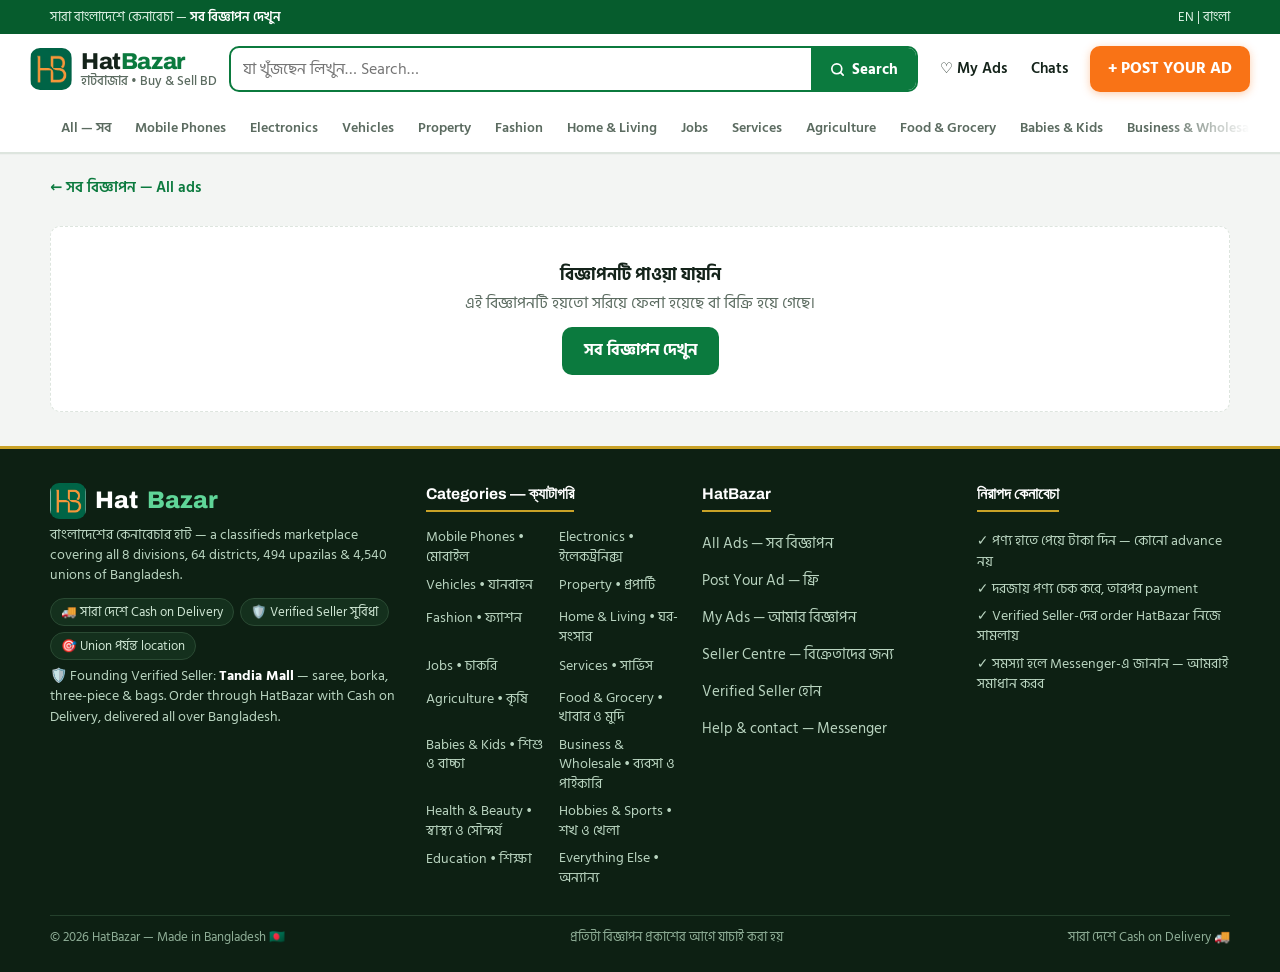
<file: ad.html>
<!doctype html>
<html lang="en">
<head>
<meta charset="utf-8">
<meta name="viewport" content="width=device-width, initial-scale=1, viewport-fit=cover">
<meta name="color-scheme" content="light dark">
<link rel="icon" type="image/png" href="logo.png">
<title>Ad Details • HatBazar</title>
<meta name="description" content="HatBazar বিজ্ঞাপনের বিবরণ — Verified Seller-দের Managed Order ও Cash on Delivery সুবিধাসহ।">
<link rel="canonical" href="https://tanvirahmed-bd.github.io/hatbazar/ad.html">
<meta property="og:type" content="website">
<meta property="og:site_name" content="HatBazar">
<meta property="og:title" content="HatBazar — বাংলাদেশের কেনাবেচার হাট">
<meta property="og:description" content="পণ্য, চাকরি ও সার্ভিসের বিজ্ঞাপন — union পর্যন্ত location, Verified Seller-দের Managed Order ও Cash on Delivery সুবিধা।">
<meta property="og:url" content="https://tanvirahmed-bd.github.io/hatbazar/ad.html">
<meta property="og:image" content="https://tanvirahmed-bd.github.io/hatbazar/og-image.png">
<meta name="twitter:card" content="summary_large_image">
<link rel="preconnect" href="https://fonts.googleapis.com">
<link rel="preconnect" href="https://fonts.gstatic.com" crossorigin>
<link href="https://fonts.googleapis.com/css2?family=Archivo:wght@500;700;800&family=Hind+Siliguri:wght@400;500;600;700&display=swap" rel="stylesheet">
<link rel="stylesheet" href="assets/style.css">
<script async src="https://www.googletagmanager.com/gtag/js?id=G-D207HZJB77"></script>
<script>
window.dataLayer = window.dataLayer || [];
function gtag(){dataLayer.push(arguments);}
gtag('js', new Date());
gtag('config', 'G-D207HZJB77');
</script>
</head>
<body>

<div class="topstrip">
  <div class="wrap">
    <div>সারা বাংলাদেশে কেনাবেচা — <a href="index.html#listings">সব বিজ্ঞাপন দেখুন</a></div>
    <div>EN | <span lang="bn">বাংলা</span></div>
  </div>
</div>

<header class="site">
  <div class="wrap header-in">
    <a class="logo" href="index.html" aria-label="HatBazar home" style="text-decoration:none">
      <img class="logo-img" src="logo.png" alt="HatBazar" width="42" height="42">
      <span class="logo-text"><b>Hat<em>Bazar</em></b><small>হাটবাজার • Buy &amp; Sell BD</small></span>
    </a>
    <form class="searchbar" action="index.html" method="get" role="search">
      <input name="q" type="search" placeholder="যা খুঁজছেন লিখুন… Search…" aria-label="Search ads">
      <button class="go" type="submit" aria-label="Search">
        <svg width="17" height="17" viewBox="0 0 24 24" fill="none" stroke="currentColor" stroke-width="2.4" stroke-linecap="round"><circle cx="11" cy="11" r="7"/><path d="m20 20-3.8-3.8"/></svg>
        <span>Search</span>
      </button>
    </form>
    <div class="header-links">
      <a href="seller.html" style="font-size:14.5px;font-weight:600;color:var(--ink);padding:8px 10px;min-height:44px;display:inline-flex;align-items:center">♡ My Ads</a>
      <a href="https://m.me/TandiaMall" target="_blank" rel="noopener" style="font-size:14.5px;font-weight:600;color:var(--ink);padding:8px 10px;min-height:44px;display:inline-flex;align-items:center">Chats</a>
    </div>
    <a class="post-btn" href="post.html" style="display:inline-flex;align-items:center;text-decoration:none">+ POST YOUR AD</a>
  </div>
  <nav class="catnav"><div class="wrap" id="catNav"></div></nav>
</header>

<main class="wrap">
  <a class="back-link" href="index.html">← সব বিজ্ঞাপন — All ads</a>
  <div id="adRoot">
    <div class="empty" style="margin:18px 0"><b>লোড হচ্ছে…</b>Loading ad details</div>
  </div>
  <div id="orderRoot"></div>
</main>

<footer>
  <div class="wrap">
    <div class="foot-brand">
      <div class="foot-logo"><img class="foot-logo-img" src="logo.png" alt="HatBazar logo">Hat<em>Bazar</em></div>
      <p>বাংলাদেশের কেনাবেচার হাট — a classifieds marketplace covering all 8 divisions, 64 districts, 494 upazilas &amp; 4,540 unions of Bangladesh.</p>
      <div class="foot-chips"><span>🚚 সারা দেশে Cash on Delivery</span><span>🛡️ Verified Seller সুবিধা</span><span>🎯 Union পর্যন্ত location</span></div>
      <p>🛡️ Founding Verified Seller: <b style="color:#fff">Tandia Mall</b> — saree, borka, three-piece &amp; bags. Order through HatBazar with Cash on Delivery, delivered all over Bangladesh.</p>
    </div>
    <div><h4>Categories — ক্যাটাগরি</h4><ul class="foot-cats" id="footCats">
      <li><a class="flink" href="index.html">Mobile Phones • মোবাইল</a></li>
      <li><a class="flink" href="index.html">Electronics • ইলেকট্রনিক্স</a></li>
      <li><a class="flink" href="index.html">Vehicles • যানবাহন</a></li>
      <li><a class="flink" href="index.html">Property • প্রপার্টি</a></li>
      <li><a class="flink" href="index.html">Fashion • ফ্যাশন</a></li>
      <li><a class="flink" href="index.html">Home & Living • ঘর-সংসার</a></li>
      <li><a class="flink" href="index.html">Jobs • চাকরি</a></li>
      <li><a class="flink" href="index.html">Services • সার্ভিস</a></li>
      <li><a class="flink" href="index.html">Agriculture • কৃষি</a></li>
      <li><a class="flink" href="index.html">Food & Grocery • খাবার ও মুদি</a></li>
      <li><a class="flink" href="index.html">Babies & Kids • শিশু ও বাচ্চা</a></li>
      <li><a class="flink" href="index.html">Business & Wholesale • ব্যবসা ও পাইকারি</a></li>
      <li><a class="flink" href="index.html">Health & Beauty • স্বাস্থ্য ও সৌন্দর্য</a></li>
      <li><a class="flink" href="index.html">Hobbies & Sports • শখ ও খেলা</a></li>
      <li><a class="flink" href="index.html">Education • শিক্ষা</a></li>
      <li><a class="flink" href="index.html">Everything Else • অন্যান্য</a></li>
    </ul></div>
    <div><h4>HatBazar</h4><ul>
      <li><a class="flink" href="index.html">All Ads — সব বিজ্ঞাপন</a></li>
      <li><a class="flink" href="post.html">Post Your Ad — ফ্রি</a></li>
      <li><a class="flink" href="seller.html">My Ads — আমার বিজ্ঞাপন</a></li>
      <li><a class="flink" href="seller-centre.html">Seller Centre — বিক্রেতাদের জন্য</a></li>
      <li><a class="flink" href="seller-centre.html">Verified Seller হোন</a></li>
      <li><a class="flink" href="https://m.me/TandiaMall" target="_blank" rel="noopener">Help &amp; contact — Messenger</a></li>
    </ul></div>
    <div><h4>নিরাপদ কেনাবেচা</h4><ul class="foot-safe">
      <li>✓ পণ্য হাতে পেয়ে টাকা দিন — কোনো advance নয়</li>
      <li>✓ দরজায় পণ্য চেক করে, তারপর payment</li>
      <li>✓ Verified Seller-দের order HatBazar নিজে সামলায়</li>
      <li>✓ সমস্যা হলে Messenger-এ জানান — আমরাই সমাধান করব</li>
    </ul></div>
    <div class="foot-bottom"><span>© 2026 HatBazar — Made in Bangladesh 🇧🇩</span><span>প্রতিটা বিজ্ঞাপন প্রকাশের আগে যাচাই করা হয়</span><span>সারা দেশে Cash on Delivery 🚚</span></div>
  </div>
</footer>

<div class="toast" id="toast"></div>

<nav class="mnav" aria-label="Mobile">
  <a href="index.html"><svg viewBox="0 0 24 24" fill="none" stroke="currentColor" stroke-width="2"><path d="M3 11 12 3l9 8v9a1 1 0 0 1-1 1h-5v-6h-6v6H4a1 1 0 0 1-1-1z"/></svg>Home</a>
  <a href="index.html#listings"><svg viewBox="0 0 24 24" fill="none" stroke="currentColor" stroke-width="2"><circle cx="11" cy="11" r="7"/><path d="m20 20-3.8-3.8"/></svg>Search</a>
  <a class="post-mid" href="post.html"><span class="fab">+</span>Post Ad</a>
  <a href="seller.html"><svg viewBox="0 0 24 24" fill="none" stroke="currentColor" stroke-width="2"><path d="M12 21s-7.5-4.7-10-9.3C.4 8.6 2.3 5 5.7 5c2 0 3.4 1.1 4.3 2.4h4C15 6.1 16.4 5 18.4 5c3.4 0 5.3 3.6 3.6 6.7C19.5 16.3 12 21 12 21z" transform="scale(.92) translate(1,1)"/></svg>My Ads</a>
  <a href="https://m.me/TandiaMall" target="_blank" rel="noopener"><svg viewBox="0 0 24 24" fill="none" stroke="currentColor" stroke-width="2"><path d="M21 12a8 8 0 0 1-8 8H4l2-3a8 8 0 1 1 15-5z"/></svg>Chats</a>
</nav>

<script src="assets/config.js"></script>
<script src="assets/data.js"></script>
<script src="assets/app.js"></script>
<script>
(function () {
  'use strict';
  var HB = window.HB, $ = HB.$, esc = HB.esc;
  var MSGR = HB.MESSENGER_URL;

  $('catNav').innerHTML = '<a href="index.html">All — সব</a>' + HB.CATEGORIES.map(function (c) {
    return '<a href="index.html?cat=' + c.id + '">' + esc(c.name) + '</a>';
  }).join('');
  var fcEl = $('footCats'); if (fcEl && !fcEl.children.length) fcEl.innerHTML = HB.CATEGORIES.slice(0, 8).map(function (c) {
    return '<li><a class="flink" href="index.html?cat=' + c.id + '">' + esc(c.name) + ' • ' + esc(c.bn) + '</a></li>';
  }).join('');

  function notFound() {
    $('adRoot').innerHTML = '<div class="empty" style="margin:18px 0"><b>বিজ্ঞাপনটি পাওয়া যায়নি</b>' +
      'এই বিজ্ঞাপনটি হয়তো সরিয়ে ফেলা হয়েছে বা বিক্রি হয়ে গেছে।<div style="margin-top:12px"><a class="btn btn-green" href="index.html" style="padding:10px 22px;text-decoration:none;display:inline-flex;align-items:center">সব বিজ্ঞাপন দেখুন</a></div></div>';
  }

  function render(ad) {
    document.title = ad.title + ' • HatBazar';
    var photos = ad.photos || [];
    var main = photos.length
      ? '<img id="gMain" src="' + esc(photos[0]) + '" alt="' + esc(ad.title) + '">'
      : HB.catIcon(ad.cat);
    var thumbs = photos.length > 1
      ? '<div class="g-thumbs">' + photos.map(function (u, i) {
          return '<button type="button" data-src="' + esc(u) + '" class="' + (i === 0 ? 'on' : '') + '" aria-label="Photo ' + (i + 1) + '"><img src="' + esc(u) + '" alt="" loading="lazy"></button>';
        }).join('') + '</div>'
      : '';
    var sl = HB.subLabel(ad);
    var date = HB.fmtDate(ad.created_at);
    var sellerInit = esc((ad.seller_name || 'S').trim().charAt(0).toUpperCase() || 'S');
    var sellerBox = ad.verified
      ? '<div class="seller verified-seller"><div class="row"><span class="avatar">' + sellerInit + '</span><span><b>' + esc(ad.seller_name) + '</b><span class="vbadge hb">🛡️ HATBAZAR VERIFIED</span><small>চুক্তিবদ্ধ Verified Seller — order, confirmation আর delivery HatBazar নিজে সামলায়। Seller-এর নম্বর প্রকাশ করা হয় না; যোগাযোগ HatBazar-এর মাধ্যমে।</small></span></div></div>'
      : '<div class="seller"><div class="row"><span class="avatar">' + sellerInit + '</span><span><b>' + esc(ad.seller_name || 'Seller') + '</b><small>সাধারণ Seller — HatBazar এই seller-এর লেনদেন সামলায় না।</small></span></div></div>';

    var html = '<div class="ad-layout">' +
      '<div class="ad-gallery"><div class="g-main">' + main + '</div>' + thumbs + '</div>' +
      '<div class="ad-body">' +
        (ad.verified ? '<span class="badge hb-verified" style="position:static;display:inline-block">🛡️ HATBAZAR VERIFIED</span>' : '') +
        (ad.featured ? ' <span class="badge feat" style="position:static;display:inline-block">FEATURED</span>' : '') +
        '<div class="dprice" style="font-family:Archivo;font-size:27px;font-weight:800;color:var(--green-dark);margin-top:6px">' + HB.fmt(ad.price) + '</div>' +
        '<h2 style="font-size:21px;line-height:1.3;margin:4px 0 8px">' + esc(ad.title) + '</h2>' +
        '<div class="dmeta"><span>📍 ' + esc(HB.adLocLabel(ad)) + '</span><span>' + esc(ad.cond) + '</span>' + (date ? '<span>' + date + '</span>' : '') + '</div>' +
        '<div class="spec">' +
          '<div><small>Category</small><b>' + esc(HB.catName(ad.cat)) + '</b></div>' +
          (sl ? '<div><small>Subcategory</small><b>' + esc(sl) + '</b></div>' : '') +
          '<div><small>Condition</small><b>' + esc(ad.cond) + '</b></div>' +
          '<div><small>Location</small><b>' + esc(HB.adLocLabel(ad)) + '</b></div>' +
        '</div>' +
        (ad.desc ? '<div class="desc" style="white-space:pre-line;font-size:15px">' + esc(ad.desc) + '</div>' : '') +
        sellerBox +
        '<div class="cta-stack" id="ctaStack"></div>' +
        '<div style="margin-top:12px;font-size:13.5px"><a href="' + MSGR + '" target="_blank" rel="noopener" style="color:var(--muted)">⚑ এই বিজ্ঞাপনে সমস্যা? HatBazar টিমকে রিপোর্ট করুন</a></div>' +
      '</div></div>';
    $('adRoot').innerHTML = html;

    Array.prototype.forEach.call(document.querySelectorAll('.g-thumbs button'), function (b) {
      b.addEventListener('click', function () {
        $('gMain').src = b.getAttribute('data-src');
        Array.prototype.forEach.call(document.querySelectorAll('.g-thumbs button'), function (x) { x.classList.toggle('on', x === b); });
      });
    });

    if (ad.verified) renderOrderCTA(ad); else renderRegularCTA(ad);
  }

  function renderRegularCTA(ad) {
    $('ctaStack').innerHTML =
      '<a class="btn btn-green" href="' + MSGR + '" target="_blank" rel="noopener" style="text-decoration:none;display:flex;align-items:center;justify-content:center">💬 Messenger-এ Seller-এর সাথে যোগাযোগ করুন</a>' +
      '<div class="own-risk">⚠️ <b>নিজের দায়িত্বে লেনদেন করুন:</b> এই seller সাধারণ (Verified নয়) — HatBazar এই লেনদেন সামলায় না। পণ্য নিজে দেখে/যাচাই করে হাতে পেয়ে টাকা দিন। <b>কেউ অগ্রিম টাকা চাইলে পাঠাবেন না।</b> যোগাযোগে সমস্যা হলে উপরের Messenger লিংক থেকে HatBazar টিমকে জানান — টিম seller-এর সাথে যোগাযোগে সাহায্য করবে।</div>';
  }

  function renderOrderCTA(ad) {
    $('ctaStack').innerHTML =
      '<button class="btn btn-order" id="orderBtn" type="button">🛡️ HatBazar দিয়ে Order করুন</button>' +
      '<div class="safety">🛡 এই order HatBazar নিজে সামলায় — <b>Cash on Delivery</b>: পণ্য হাতে পেয়ে টাকা দিন, কোনো advance লাগবে না।</div>';
    function extractSizes(desc) {
      if (!desc) return null;
      if (/ফ্রি\s*সাইজ|সাইজ\s*-\s*ফ্রি|সাইজের কোন ঝামেলা নেই|free\s*size/i.test(desc)) return null;
      var m = desc.match(/(?:সাইজ|size)\s*[:：\-]?\s*((?:[0-9০-৯]{2}\s*[-,\/]\s*){1,}[0-9০-৯]{2})/i);
      if (m) { var t = m[1].split(/[-,\/]/).map(function (x) { return x.trim(); }).filter(Boolean); if (t.length >= 2) return t; }
      var m2 = desc.match(/\b((?:XXL|XL|L|M|S)(?:\s*[-,\/]\s*(?:XXL|XL|L|M|S)){1,})\b/);
      if (m2) { var t2 = m2[1].split(/[-,\/]/).map(function (x) { return x.trim(); }).filter(Boolean); if (t2.length >= 2) return t2; }
      return null;
    }
    function extractColors(desc) {
      if (!desc) return null;
      var m = desc.match(/(?:কালার|color|colour)\s*[:：]\s*([^\n।]{3,80})/i);
      if (!m) return null;
      var t = m[1].split(/[,،\/]/).map(function (x) { return x.trim(); }).filter(function (x) { return x && x.length <= 24 && !/[0-9০-৯]/.test(x); });
      return t.length >= 2 ? t : null;
    }
    var AD_COLORS = {"3":["Maroon","Royal Blue"],"6":["Black","Mauve"],"7":["Black","Brown"],"10":["Maroon","Maroon & Pink","Red","White"],"11":["Black","Purple","Teal","White & Maroon"],"14":["Beige & Pink","Red & White"],"15":["Black & Grey","Magenta & Olive Green"],"16":["Cream","Green","Lime Green","Maroon","Mustard Yellow","Navy Blue & Sky Blue","Orange","Purple","Red","Red & White","White & Pink","White & Red","Yellow"],"17":["Black & Multicolor","Blue & White","Orange & Pink","Purple","Purple & Blue","Red & Orange","Royal Blue & White","Sky Blue","Teal & Grey","White & Blue","White & Pink","White & Red"],"18":["Pink","White"],"19":["Black & Red","Pink & Blue","Red & Yellow"],"21":["Blue","Magenta","Multicolor","Red & Multicolor","Red & White","Royal Blue","White & Red"],"24":["Black & Red","Mustard Yellow","Purple"],"26":["Black & Magenta","Teal"],"27":["Bottle Green","Maroon"],"31":["Black","Purple"],"32":["Black","Mauve"],"33":["Black & Pink","Navy Blue"],"41":["Light Pink","Purple","Royal Blue"],"48":["Black & White","Blue","White & Red"],"49":["Black","Black & Beige","Black & Multicolor","Black & Orange","Black & Purple","Bottle Green","Cream & Maroon","Lavender","Light Pink & Yellow","Magenta","Maroon","Navy Blue","Orange","Red & Cream","Teal"],"52":["Cream","Light Pink"],"55":["Cream & Blue","Sky Blue","White"],"56":["Beige & Maroon","Navy Blue"],"58":["Light Yellow","Maroon"],"60":["Black","Maroon"],"62":["Black","Black & Pink","Maroon"],"79":["Black","Purple"],"80":["Black","Light Pink","Navy Blue"],"87":["Beige & Red","Blue & Multicolor"],"88":["Blue & Black","Red & Black","Yellow & Black"],"89":["Black","Lavender","Light Pink","Maroon","Pink","Purple"],"134":["Blue","Magenta","Multicolor","Red & Multicolor","Red & White","Royal Blue","White & Red"],"135":["Blue","Magenta","Multicolor","Red & Multicolor","Red & White","Royal Blue","White & Red"],"142":["White","White & Red"],"143":["Blue","Light Pink","Magenta"],"144":["Black & Multicolor","Blue & White","Orange & Pink","Purple","Purple & Blue","Red & Orange","Royal Blue & White","Sky Blue","Teal & Grey","White & Blue","White & Pink","White & Red"],"146":["Black & Multicolor","Multicolor","Pink & Multicolor","Purple & Red","Red & Beige"],"148":["Pink & Teal","White & Pink","White & Red"],"150":["Black & Multicolor","Blue & White","Orange & Pink","Purple","Purple & Blue","Red & Orange","Royal Blue & White","Sky Blue","Teal & Grey","White & Blue","White & Pink","White & Red"],"151":["Black & White","Blue","White & Red"],"153":["Black & Multicolor","Blue & White","Orange & Pink","Purple","Purple & Blue","Red & Orange","Royal Blue & White","Sky Blue","Teal & Grey","White & Blue","White & Pink","White & Red"],"154":["Black & Multicolor","Blue & White","Orange & Pink","Purple","Purple & Blue","Red & Orange","Royal Blue & White","Sky Blue","Teal & Grey","White & Blue","White & Pink","White & Red"],"155":["Light Pink","Purple","White","White & Red"],"157":["Light Pink","Purple","White","White & Red"],"158":["Light Pink","Purple","Royal Blue"],"160":["Black & Red","Pink & Blue","Red & Yellow"],"163":["Black","Blue","Cream","Orange & Black","Sky Blue & Pink"],"164":["Black","Black & Beige","Black & Multicolor","Black & Orange","Black & Purple","Bottle Green","Cream & Maroon","Lavender","Light Pink & Yellow","Magenta","Maroon","Navy Blue","Orange","Red & Cream","Teal"],"165":["Black","Black & Beige","Black & Multicolor","Black & Orange","Black & Purple","Bottle Green","Cream & Maroon","Lavender","Light Pink & Yellow","Magenta","Maroon","Navy Blue","Orange","Red & Cream","Teal"],"166":["Black","Black & Beige","Black & Multicolor","Black & Orange","Black & Purple","Bottle Green","Cream & Maroon","Lavender","Light Pink & Yellow","Magenta","Maroon","Navy Blue","Orange","Red & Cream","Teal"],"170":["Beige","Black & White"],"171":["Maroon","Maroon & Pink","Red","White"],"172":["Black","Black & Beige","Black & Multicolor","Black & Orange","Black & Purple","Bottle Green","Cream & Maroon","Lavender","Light Pink & Yellow","Magenta","Maroon","Navy Blue","Orange","Red & Cream","Teal"],"174":["Black & Mustard Yellow","Bottle Green & Mustard Yellow","Red & White"],"175":["Black","Light Pink","Navy Blue"],"176":["Cream & Blue","Sky Blue","White"],"178":["Maroon","Teal & White"],"183":["Black","Mauve"],"184":["Black","Maroon"],"187":["Black","Navy Blue"],"188":["Black","Maroon"],"195":["Grey","White"],"197":["Black","Lavender","Light Pink","Maroon","Pink","Purple"],"198":["Black","Lavender","Light Pink","Maroon","Pink","Purple"],"199":["Black & Red","Mustard Yellow","Purple"]};
    var variantHtml = '';
    var vDesc = ad.desc || ad.description || '';
    var vSizes = extractSizes(vDesc);
    if (vSizes) variantHtml += '<label>Size — সাইজ *<select id="oSize">' + vSizes.map(function (x) { return '<option>' + esc(x) + '</option>'; }).join('') + '</select></label>';
    var vColors = extractColors(vDesc);
    if (!vColors && typeof AD_COLORS !== 'undefined' && AD_COLORS[ad.id]) vColors = AD_COLORS[ad.id];
    if (vColors) variantHtml += '<label>Color — রং *<select id="oColor">' + vColors.map(function (x) { return '<option>' + esc(x) + '</option>'; }).join('') + '</select></label>';
    var orderHtml =
    '<div class="page-card" id="orderCard">' +
      '<div class="card-head">🛡️ HatBazar দিয়ে Order করুন</div>' +
      '<form class="post" id="orderForm">' +
        '<div class="order-summary">' +
          (ad.photos && ad.photos.length ? '<img src="' + esc(ad.photos[0]) + '" alt="">' : '<span class="os-ic">' + HB.catIcon(ad.cat) + '</span>') +
          '<span><b>' + esc(ad.title) + '</b><small>' + esc(ad.seller_name) + ' • ' + HB.fmt(ad.price) + ' / pcs</small></span>' +
        '</div>' +
        '<div class="qty-row">' +
          '<span style="font-size:14px;font-weight:600">Quantity — পরিমাণ</span>' +
          '<span class="qty-ctrl"><button type="button" id="qtyMinus" aria-label="Decrease quantity">−</button><input id="oQty" type="number" min="1" max="20" value="1" inputmode="numeric"><button type="button" id="qtyPlus" aria-label="Increase quantity">+</button></span>' +
          '<span class="order-total"><small>মোট (delivery charge পরে confirm হবে)</small><b id="orderTotal">' + HB.fmt(ad.price) + '</b></span>' +
        '</div>' +
        '<label>আপনার নাম *<input required id="oName" maxlength="60" placeholder="e.g. Fatema Begum" autocomplete="name"></label>' +
        '<label>মোবাইল নম্বর *<input required id="oPhone" inputmode="tel" placeholder="01XXXXXXXXX" autocomplete="tel"></label>' +
        variantHtml +
        '<label>সম্পূর্ণ ঠিকানা *<textarea required id="oAddress" placeholder="বাসা/হোল্ডিং, রোড, গ্রাম/এলাকা, উপজেলা, জেলা — যাতে courier সহজে পৌঁছাতে পারে"></textarea></label>' +
        '<div class="protect-box" style="margin:0"><b>কীভাবে কাজ করে?</b><ul><li>HatBazar আপনার order confirm করবে (Messenger chat-এ)।</li><li>Cash on Delivery — <b style="display:inline;font-size:inherit;margin:0">পণ্য হাতে পেয়ে টাকা দিন</b>, কোনো advance লাগবে না।</li><li>সমস্যা হলে HatBazar-ই সমাধান করবে — seller-কে আলাদা ধরতে হবে না।</li></ul></div>' +
        '<div class="form-err" id="orderErr"></div>' +
        '<button class="btn btn-order" type="submit">✓ Order-এর বিবরণ তৈরি করুন</button>' +
        '<small style="color:var(--muted)">Submit করলে order-এর বিবরণ তৈরি হবে — তারপর Messenger-এ পাঠালেই আমাদের টিম chat-এ confirm করবে।</small>' +
      '</form>' +
      '<div class="success" id="orderSuccess">' +
        '<div class="tick">✓</div>' +
        '<h3>Order-এর বিবরণ তৈরি! Order details ready</h3>' +
        '<p id="orderSuccessText" style="text-align:left;white-space:pre-line"></p>' +
        '<p style="background:var(--green-soft);border-radius:8px;padding:10px 12px;color:var(--ink);text-align:left"><b>শেষ ধাপ: নিচের Messenger বাটনে ক্লিক করে এই বিবরণটি পাঠান — chat-এ confirm হলেই আপনার order সম্পূর্ণ হবে।</b><br><span style="font-size:14px">Cash on Delivery — পণ্য হাতে পেয়ে টাকা দিন। কেউ অগ্রিম চাইলে দেবেন না।</span></p>' +
        '<a class="btn btn-green" href="' + MSGR + '" target="_blank" rel="noopener" style="padding:10px 26px;text-decoration:none;display:inline-flex;align-items:center">💬 Messenger-এ Order Confirm করুন</a>' +
      '</div>' +
    '</div>';
    $('orderRoot').innerHTML = orderHtml;

    function qty() {
      var v = parseInt($('oQty').value, 10);
      if (isNaN(v) || v < 1) v = 1;
      if (v > 20) v = 20;
      return v;
    }
    function refreshTotal() { $('orderTotal').textContent = HB.fmt(ad.price * qty()); }
    $('qtyMinus').addEventListener('click', function () { $('oQty').value = Math.max(1, qty() - 1); refreshTotal(); });
    $('qtyPlus').addEventListener('click', function () { $('oQty').value = Math.min(20, qty() + 1); refreshTotal(); });
    $('oQty').addEventListener('input', refreshTotal);
    $('orderBtn').addEventListener('click', function () {
      $('orderCard').scrollIntoView({ behavior: 'smooth' });
      $('oName').focus({ preventScroll: true });
    });

    $('orderForm').addEventListener('submit', function (e) {
      e.preventDefault();
      var err = $('orderErr');
      function fail(msg) { err.textContent = msg; err.classList.add('show'); err.scrollIntoView({ behavior: 'smooth', block: 'center' }); }
      err.classList.remove('show');
      var name = $('oName').value.trim();
      var phone = $('oPhone').value.trim();
      var addr = $('oAddress').value.trim();
      if (!name) return fail('আপনার নাম লিখুন।');
      if (!/^01[3-9]\d{8}$/.test(phone)) return fail('সঠিক মোবাইল নম্বর দিন (01XXXXXXXXX — 11 ডিজিট)।');
      if (!addr) return fail('সম্পূর্ণ ঠিকানা লিখুন।');
      var sizeEl = $('oSize'), colorEl = $('oColor');
      var text = 'ধন্যবাদ, ' + name + '!\n' +
        'পণ্য: ' + ad.title + '\n' +
        (sizeEl ? 'সাইজ: ' + sizeEl.value + '\n' : '') +
        (colorEl ? 'রং: ' + colorEl.value + '\n' : '') +
        'পরিমাণ: ' + qty() + ' × ' + HB.fmt(ad.price) + ' = ' + HB.fmt(ad.price * qty()) + ' (delivery charge chat-এ confirm হবে)\n' +
        'মোবাইল: ' + phone + '\n' +
        'ঠিকানা: ' + addr;
      $('orderSuccessText').textContent = text;
      $('orderForm').style.display = 'none';
      $('orderSuccess').classList.add('show');
      $('orderSuccess').scrollIntoView({ behavior: 'smooth' });
    });
  }

  /* ---------- load the ad ---------- */
  var params = new URLSearchParams(location.search);
  function findFallback(id) {
    var list = window.HB_FALLBACK_ADS || [];
    for (var i = 0; i < list.length; i++) if (list[i].id === id) return HB.normalizeFallback(list[i]);
    return null;
  }
  var f = params.get('f');
  var idParam = params.get('id');
  if (f) {
    var fb = findFallback(Number(f));
    if (fb) render(fb); else notFound();
  } else if (idParam) {
    HB.fetchAdById(idParam).then(function (ad) {
      if (ad) { render(ad); return; }
      /* No live ad with this id — only fall back when the DB has no live ads at all
         (pre-seed state), so stale fallback ids can never shadow real ads. */
      HB.sbGet('ads?status=eq.live&select=id&limit=1').then(function (rows) {
        if (!rows.length) {
          var fb2 = findFallback(Number(idParam));
          if (fb2) { render(fb2); return; }
        }
        notFound();
      }).catch(function () { notFound(); });
    }).catch(function () {
      var fb3 = findFallback(Number(idParam));
      if (fb3) render(fb3); else notFound();
    });
  } else {
    notFound();
  }
})();
</script>
</body>
</html>
</file>
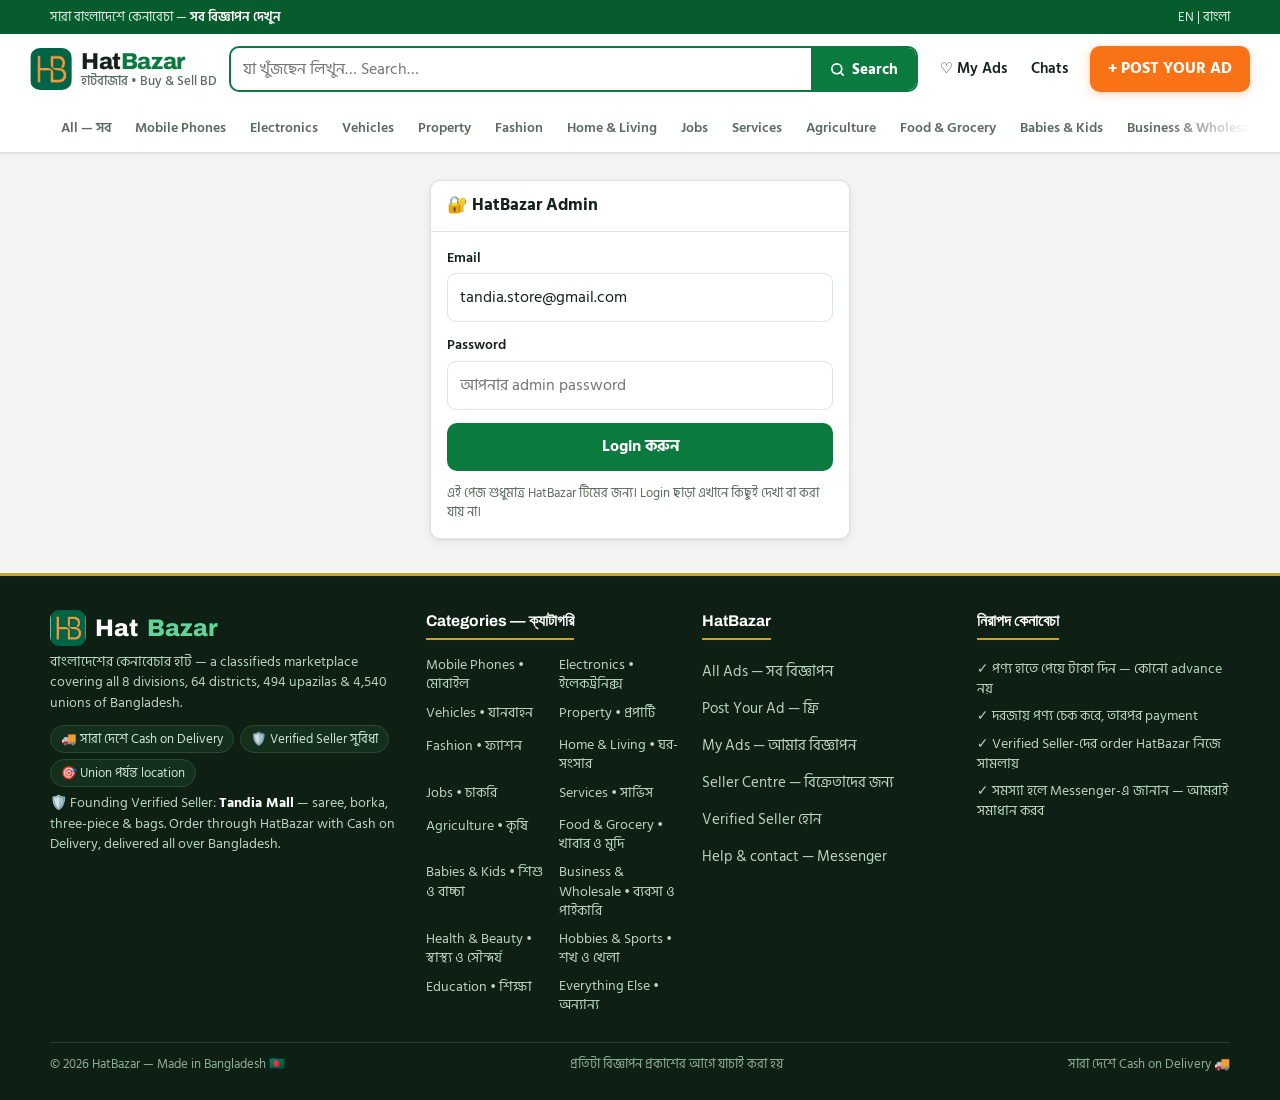
<file: admin.html>
<!doctype html>
<html lang="en">
<head>
<meta charset="utf-8">
<meta name="viewport" content="width=device-width, initial-scale=1, viewport-fit=cover">
<meta name="color-scheme" content="light dark">
<meta name="robots" content="noindex, nofollow">
<link rel="icon" type="image/png" href="logo.png">
<title>Admin • HatBazar</title>
<link rel="preconnect" href="https://fonts.googleapis.com">
<link rel="preconnect" href="https://fonts.gstatic.com" crossorigin>
<link href="https://fonts.googleapis.com/css2?family=Archivo:wght@500;700;800&family=Hind+Siliguri:wght@400;500;600;700&display=swap" rel="stylesheet">
<link rel="stylesheet" href="assets/style.css">
<style>
  .admin-wrap{max-width:880px;margin:0 auto}
  .login-card{max-width:420px;margin:26px auto}
  .admin-head{display:flex;align-items:center;justify-content:space-between;gap:10px;flex-wrap:wrap;margin:18px 0 12px}
  .admin-head h2{margin:0;font-family:"Archivo";font-size:21px}
  .tabs{display:flex;gap:8px;flex-wrap:wrap;margin:10px 0 16px}
  .tabs button{border:1.5px solid var(--line,#d8e2d8);background:var(--card,#fff);color:var(--ink);border-radius:999px;padding:8px 16px;font-family:inherit;font-size:14.5px;font-weight:600;cursor:pointer;min-height:40px}
  .tabs button.on{background:var(--green,#0b6b34);color:#fff;border-color:var(--green,#0b6b34)}
  .tabs .cnt{background:#e9b93c;color:#3a2c00;border-radius:999px;padding:0 8px;font-size:12.5px;margin-left:5px}
  .adcard{display:flex;gap:13px;background:var(--card,#fff);border:1px solid var(--line,#d8e2d8);border-radius:14px;padding:12px;margin-bottom:12px}
  .adcard img.main{width:104px;height:104px;object-fit:cover;border-radius:10px;flex:none;background:#eef3ee}
  .adcard .info{flex:1;min-width:0}
  .adcard h3{margin:0 0 3px;font-size:16px}
  .adcard .meta{font-size:13px;color:var(--muted);margin:2px 0}
  .adcard .desc{font-size:13.5px;white-space:pre-line;margin:6px 0;color:var(--ink)}
  .adcard .price{font-weight:700;color:var(--green,#0b6b34)}
  .adcard .thumbs{display:flex;gap:5px;margin-top:6px;flex-wrap:wrap}
  .adcard .thumbs img{width:38px;height:38px;object-fit:cover;border-radius:6px}
  .adcard .acts{display:flex;gap:8px;margin-top:9px;flex-wrap:wrap}
  .adcard .acts button{border:0;border-radius:9px;padding:8px 15px;font-family:inherit;font-weight:700;font-size:14px;cursor:pointer;min-height:38px}
  .btn-approve{background:#0b6b34;color:#fff}
  .btn-reject{background:#fdecec;color:#a11;border:1.5px solid #e5b4b4 !important}
  .btn-arch{background:#eef1ee;color:var(--ink);border:1.5px solid var(--line,#d8e2d8) !important}
  .chip{display:inline-block;font-size:11.5px;font-weight:700;border-radius:999px;padding:1px 8px;background:#fdf0cd;color:#6b5200;margin-left:6px;vertical-align:2px}
  .sellerrow{background:var(--card,#fff);border:1px solid var(--line,#d8e2d8);border-radius:12px;padding:10px 13px;margin-bottom:9px;font-size:14.5px}
  .empty-note{background:var(--card,#fff);border:1.5px dashed var(--line,#d8e2d8);border-radius:14px;padding:26px;text-align:center;color:var(--muted)}
  @media(max-width:560px){.adcard{flex-direction:column}.adcard img.main{width:100%;height:180px}}
</style>
<script async src="https://www.googletagmanager.com/gtag/js?id=G-D207HZJB77"></script>
<script>
window.dataLayer = window.dataLayer || [];
function gtag(){dataLayer.push(arguments);}
gtag('js', new Date());
gtag('config', 'G-D207HZJB77');
</script>
</head>
<body>

<div class="topstrip">
  <div class="wrap">
    <div>সারা বাংলাদেশে কেনাবেচা — <a href="index.html#listings">সব বিজ্ঞাপন দেখুন</a></div>
    <div>EN | <span lang="bn">বাংলা</span></div>
  </div>
</div>

<header class="site">
  <div class="wrap header-in">
    <a class="logo" href="index.html" aria-label="HatBazar home" style="text-decoration:none">
      <img class="logo-img" src="logo.png" alt="HatBazar" width="42" height="42">
      <span class="logo-text"><b>Hat<em>Bazar</em></b><small>হাটবাজার • Buy &amp; Sell BD</small></span>
    </a>
    <form class="searchbar" action="index.html" method="get" role="search">
      <input name="q" type="search" placeholder="যা খুঁজছেন লিখুন… Search…" aria-label="Search ads">
      <button class="go" type="submit" aria-label="Search">
        <svg width="17" height="17" viewBox="0 0 24 24" fill="none" stroke="currentColor" stroke-width="2.4" stroke-linecap="round"><circle cx="11" cy="11" r="7"/><path d="m20 20-3.8-3.8"/></svg>
        <span>Search</span>
      </button>
    </form>
    <div class="header-links">
      <a href="seller.html" style="font-size:14.5px;font-weight:600;color:var(--ink);padding:8px 10px;min-height:44px;display:inline-flex;align-items:center">♡ My Ads</a>
      <a href="https://m.me/TandiaMall" target="_blank" rel="noopener" style="font-size:14.5px;font-weight:600;color:var(--ink);padding:8px 10px;min-height:44px;display:inline-flex;align-items:center">Chats</a>
    </div>
    <a class="post-btn" href="post.html" style="display:inline-flex;align-items:center;text-decoration:none">+ POST YOUR AD</a>
  </div>
  <nav class="catnav"><div class="wrap" id="catNav"></div></nav>
</header>

<main class="wrap admin-wrap">
  <div class="page-card login-card" id="loginCard">
    <div class="card-head">🔐 HatBazar Admin</div>
    <form class="post" id="loginForm">
      <label>Email<input id="aEmail" type="email" value="tandia.store@gmail.com" autocomplete="username"></label>
      <label>Password<input id="aPass" type="password" autocomplete="current-password" placeholder="আপনার admin password"></label>
      <div class="form-err" id="loginErr"></div>
      <button class="btn btn-green" type="submit" id="loginBtn" style="width:100%">Login করুন</button>
      <small style="color:var(--muted)">এই পেজ শুধুমাত্র HatBazar টিমের জন্য। Login ছাড়া এখানে কিছুই দেখা বা করা যায় না।</small>
    </form>
  </div>

  <div id="panel" style="display:none">
    <div class="admin-head">
      <h2>🛠️ Admin Panel <small id="adminWho" style="font-size:13px;color:var(--muted);font-family:inherit"></small></h2>
      <button class="btn btn-line" id="logoutBtn" type="button">Logout</button>
    </div>
    <div class="tabs" id="tabs">
      <button type="button" data-tab="pending" class="on">Pending — যাচাই বাকি<span class="cnt" id="cntPending">…</span></button>
      <button type="button" data-tab="live">Live<span class="cnt" id="cntLive">…</span></button>
      <button type="button" data-tab="closed">বন্ধ (Rejected/Archived)<span class="cnt" id="cntClosed">…</span></button>
      <button type="button" data-tab="sellers">Sellers</button>
    </div>
    <div id="adminMsg" style="margin-bottom:10px"></div>
    <div id="listWrap"></div>
  </div>
</main>

<footer>
  <div class="wrap">
    <div class="foot-brand">
      <div class="foot-logo"><img class="foot-logo-img" src="logo.png" alt="HatBazar logo">Hat<em>Bazar</em></div>
      <p>বাংলাদেশের কেনাবেচার হাট — a classifieds marketplace covering all 8 divisions, 64 districts, 494 upazilas &amp; 4,540 unions of Bangladesh.</p>
      <div class="foot-chips"><span>🚚 সারা দেশে Cash on Delivery</span><span>🛡️ Verified Seller সুবিধা</span><span>🎯 Union পর্যন্ত location</span></div>
      <p>🛡️ Founding Verified Seller: <b style="color:#fff">Tandia Mall</b> — saree, borka, three-piece &amp; bags. Order through HatBazar with Cash on Delivery, delivered all over Bangladesh.</p>
    </div>
    <div><h4>Categories — ক্যাটাগরি</h4><ul class="foot-cats" id="footCats">
      <li><a class="flink" href="index.html">Mobile Phones • মোবাইল</a></li>
      <li><a class="flink" href="index.html">Electronics • ইলেকট্রনিক্স</a></li>
      <li><a class="flink" href="index.html">Vehicles • যানবাহন</a></li>
      <li><a class="flink" href="index.html">Property • প্রপার্টি</a></li>
      <li><a class="flink" href="index.html">Fashion • ফ্যাশন</a></li>
      <li><a class="flink" href="index.html">Home & Living • ঘর-সংসার</a></li>
      <li><a class="flink" href="index.html">Jobs • চাকরি</a></li>
      <li><a class="flink" href="index.html">Services • সার্ভিস</a></li>
      <li><a class="flink" href="index.html">Agriculture • কৃষি</a></li>
      <li><a class="flink" href="index.html">Food & Grocery • খাবার ও মুদি</a></li>
      <li><a class="flink" href="index.html">Babies & Kids • শিশু ও বাচ্চা</a></li>
      <li><a class="flink" href="index.html">Business & Wholesale • ব্যবসা ও পাইকারি</a></li>
      <li><a class="flink" href="index.html">Health & Beauty • স্বাস্থ্য ও সৌন্দর্য</a></li>
      <li><a class="flink" href="index.html">Hobbies & Sports • শখ ও খেলা</a></li>
      <li><a class="flink" href="index.html">Education • শিক্ষা</a></li>
      <li><a class="flink" href="index.html">Everything Else • অন্যান্য</a></li>
    </ul></div>
    <div><h4>HatBazar</h4><ul>
      <li><a class="flink" href="index.html">All Ads — সব বিজ্ঞাপন</a></li>
      <li><a class="flink" href="post.html">Post Your Ad — ফ্রি</a></li>
      <li><a class="flink" href="seller.html">My Ads — আমার বিজ্ঞাপন</a></li>
      <li><a class="flink" href="seller-centre.html">Seller Centre — বিক্রেতাদের জন্য</a></li>
      <li><a class="flink" href="seller-centre.html">Verified Seller হোন</a></li>
      <li><a class="flink" href="https://m.me/TandiaMall" target="_blank" rel="noopener">Help &amp; contact — Messenger</a></li>
    </ul></div>
    <div><h4>নিরাপদ কেনাবেচা</h4><ul class="foot-safe">
      <li>✓ পণ্য হাতে পেয়ে টাকা দিন — কোনো advance নয়</li>
      <li>✓ দরজায় পণ্য চেক করে, তারপর payment</li>
      <li>✓ Verified Seller-দের order HatBazar নিজে সামলায়</li>
      <li>✓ সমস্যা হলে Messenger-এ জানান — আমরাই সমাধান করব</li>
    </ul></div>
    <div class="foot-bottom"><span>© 2026 HatBazar — Made in Bangladesh 🇧🇩</span><span>প্রতিটা বিজ্ঞাপন প্রকাশের আগে যাচাই করা হয়</span><span>সারা দেশে Cash on Delivery 🚚</span></div>
  </div>
</footer>

<div class="toast" id="toast"></div>

<nav class="mnav" aria-label="Mobile">
  <a href="index.html"><svg viewBox="0 0 24 24" fill="none" stroke="currentColor" stroke-width="2"><path d="M3 11 12 3l9 8v9a1 1 0 0 1-1 1h-5v-6h-6v6H4a1 1 0 0 1-1-1z"/></svg>Home</a>
  <a href="index.html#listings"><svg viewBox="0 0 24 24" fill="none" stroke="currentColor" stroke-width="2"><circle cx="11" cy="11" r="7"/><path d="m20 20-3.8-3.8"/></svg>Search</a>
  <a class="post-mid" href="post.html"><span class="fab">+</span>Post Ad</a>
  <a href="seller.html"><svg viewBox="0 0 24 24" fill="none" stroke="currentColor" stroke-width="2"><path d="M12 21s-7.5-4.7-10-9.3C.4 8.6 2.3 5 5.7 5c2 0 3.4 1.1 4.3 2.4h4C15 6.1 16.4 5 18.4 5c3.4 0 5.3 3.6 3.6 6.7C19.5 16.3 12 21 12 21z" transform="scale(.92) translate(1,1)"/></svg>My Ads</a>
  <a href="https://m.me/TandiaMall" target="_blank" rel="noopener"><svg viewBox="0 0 24 24" fill="none" stroke="currentColor" stroke-width="2"><path d="M21 12a8 8 0 0 1-8 8H4l2-3a8 8 0 1 1 15-5z"/></svg>Chats</a>
</nav>

<script src="assets/config.js"></script>
<script src="assets/data.js"></script>
<script>
(function () {
  'use strict';
  function $(id) { return document.getElementById(id); }
  function esc(t) { return String(t == null ? '' : t).replace(/[&<>"']/g, function (c) { return { '&': '&amp;', '<': '&lt;', '>': '&gt;', '"': '&quot;', "'": '&#39;' }[c]; }); }
  function fmt(n) { return '৳' + Number(n || 0).toLocaleString('en-IN'); }

  /* header/footer category links (static, no app.js needed) */
  var CATS = window.HB_CATEGORIES || [];
  $('catNav').innerHTML = '<a href="index.html">All — সব</a>' + CATS.map(function (c) {
    return '<a href="index.html?cat=' + c.id + '">' + esc(c.name) + '</a>';
  }).join('');
  var fcEl = $('footCats');
  if (fcEl && !fcEl.children.length) fcEl.innerHTML = CATS.map(function (c) {
    return '<li><a class="flink" href="index.html?cat=' + c.id + '">' + esc(c.name) + ' • ' + esc(c.bn) + '</a></li>';
  }).join('');

  var CFG = window.HB_CONFIG, BASE = CFG.SUPABASE_URL, ANON = CFG.SUPABASE_ANON_KEY;
  var LS_KEY = 'hb_admin_session_v1';
  var session = null, curTab = 'pending';

  function saveSession(s) { session = s; try { localStorage.setItem(LS_KEY, JSON.stringify(s)); } catch (e) {} }
  function loadSession() { try { var s = JSON.parse(localStorage.getItem(LS_KEY) || 'null'); if (s && s.access_token) session = s; } catch (e) {} }
  function clearSession() { session = null; try { localStorage.removeItem(LS_KEY); } catch (e) {} }

  function api(path, opts, token) {
    opts = opts || {};
    var headers = { apikey: ANON, Authorization: 'Bearer ' + (token || ANON), 'Content-Type': 'application/json' };
    if (opts.headers) for (var k in opts.headers) headers[k] = opts.headers[k];
    opts.headers = headers;
    return fetch(BASE + path, opts).then(function (r) {
      return r.text().then(function (t) {
        var data = null; try { data = t ? JSON.parse(t) : null; } catch (e) {}
        if (!r.ok) { var err = new Error((data && (data.error_description || data.msg || data.message)) || ('HTTP ' + r.status)); err.status = r.status; throw err; }
        return data;
      });
    });
  }
  function rest(path, opts) { return api('/rest/v1/' + path, opts, session && session.access_token); }

  function refreshSession() {
    if (!session || !session.refresh_token) return Promise.reject(new Error('no session'));
    return api('/auth/v1/token?grant_type=refresh_token', { method: 'POST', body: JSON.stringify({ refresh_token: session.refresh_token }) }, ANON)
      .then(function (d) { saveSession({ access_token: d.access_token, refresh_token: d.refresh_token, expires_at: Date.now() + (d.expires_in || 3600) * 1000, email: d.user && d.user.email }); });
  }
  function withAuth(fn) {
    if (session && session.expires_at && session.expires_at - Date.now() < 60000) {
      return refreshSession().then(fn, function () { showLogin('Session শেষ — আবার login করুন।'); throw new Error('expired'); });
    }
    return fn();
  }

  function showLogin(msg) {
    clearSession();
    $('panel').style.display = 'none';
    $('loginCard').style.display = '';
    if (msg) { var e = $('loginErr'); e.textContent = msg; e.classList.add('show'); }
  }
  function showPanel() {
    $('loginCard').style.display = 'none';
    $('panel').style.display = '';
    $('adminWho').textContent = session && session.email ? '(' + session.email + ')' : '';
    loadCounts();
    loadTab(curTab);
  }

  $('loginForm').addEventListener('submit', function (e) {
    e.preventDefault();
    var err = $('loginErr'); err.classList.remove('show');
    var btn = $('loginBtn'); btn.disabled = true; btn.textContent = 'Login হচ্ছে…';
    api('/auth/v1/token?grant_type=password', { method: 'POST', body: JSON.stringify({ email: $('aEmail').value.trim(), password: $('aPass').value }) }, ANON)
      .then(function (d) {
        saveSession({ access_token: d.access_token, refresh_token: d.refresh_token, expires_at: Date.now() + (d.expires_in || 3600) * 1000, email: d.user && d.user.email });
        btn.disabled = false; btn.textContent = 'Login করুন';
        showPanel();
      })
      .catch(function (ex) {
        btn.disabled = false; btn.textContent = 'Login করুন';
        err.textContent = 'Login হয়নি — ' + (ex.status === 400 ? 'email বা password ভুল।' : esc(ex.message));
        err.classList.add('show');
      });
  });
  $('logoutBtn').addEventListener('click', function () { showLogin(); });

  function msg(html, ok) {
    $('adminMsg').innerHTML = html ? '<div style="background:' + (ok === false ? '#fdecec' : '#e7f4ea') + ';border-radius:9px;padding:9px 13px;font-size:14px">' + html + '</div>' : '';
  }

  function loadCounts() {
    withAuth(function () { return rest('ads?select=status', {}); })
      .then(function (rows) {
        var c = { pending: 0, live: 0, closed: 0 };
        (rows || []).forEach(function (r) { if (r.status === 'pending') c.pending++; else if (r.status === 'live') c.live++; else c.closed++; });
        $('cntPending').textContent = c.pending; $('cntLive').textContent = c.live; $('cntClosed').textContent = c.closed;
        if (c.pending === 0 && c.live === 0 && c.closed === 0) msg('⚠️ কোনো ad-ই দেখা যাচ্ছে না — সম্ভবত admin permission (fix-10 SQL) এখনো চালানো হয়নি, কিংবা এই email-এ admin user তৈরি হয়নি।', false);
      })
      .catch(function () { /* counts are best-effort */ });
  }

  function adCard(ad) {
    var photos = Array.isArray(ad.photos) ? ad.photos : [];
    var thumbs = photos.length > 1 ? '<div class="thumbs">' + photos.slice(0, 6).map(function (p) { return '<img src="' + esc(p) + '" alt="" loading="lazy">'; }).join('') + '</div>' : '';
    var date = ad.created_at ? new Date(ad.created_at).toLocaleDateString('en-GB', { day: 'numeric', month: 'short', year: 'numeric' }) : '';
    var acts = '';
    if (ad.status === 'pending') acts = '<button class="btn-approve" data-act="live" data-id="' + ad.id + '">✓ Approve — Live করুন</button><button class="btn-reject" data-act="rejected" data-id="' + ad.id + '">✗ Reject</button>';
    else if (ad.status === 'live') acts = '<a class="btn-arch" style="text-decoration:none;display:inline-flex;align-items:center;padding:8px 15px;border-radius:9px;font-weight:700;font-size:14px" href="ad.html?id=' + ad.id + '" target="_blank" rel="noopener">Ad দেখুন ↗</a><button class="btn-arch" data-act="archived" data-id="' + ad.id + '">Archive — সরিয়ে নিন</button>';
    else acts = '<button class="btn-approve" data-act="pending" data-id="' + ad.id + '">↩ Pending-এ ফেরত নিন</button>';
    var chip = ad.status !== 'pending' && ad.status !== 'live' ? '<span class="chip">' + esc(ad.status) + '</span>' : (ad.verified ? '<span class="chip">🛡️ VERIFIED</span>' : '');
    return '<div class="adcard">' +
      (photos.length ? '<img class="main" src="' + esc(photos[0]) + '" alt="" loading="lazy">' : '') +
      '<div class="info"><h3>' + esc(ad.title) + chip + '</h3>' +
      '<div class="meta"><span class="price">' + fmt(ad.price) + '</span> • ' + esc(ad.seller_name) + ' • ' + esc(ad.category || '') + (ad.subcategory ? ' / ' + esc(ad.subcategory) : '') + (date ? ' • ' + date : '') + '</div>' +
      (ad.loc_label ? '<div class="meta">📍 ' + esc(ad.loc_label) + '</div>' : '') +
      (ad.description ? '<div class="desc">' + esc(String(ad.description).slice(0, 260)) + '</div>' : '') +
      thumbs + '<div class="acts">' + acts + '</div></div></div>';
  }

  function loadTab(tab) {
    curTab = tab;
    var btns = $('tabs').querySelectorAll('button');
    for (var i = 0; i < btns.length; i++) btns[i].classList.toggle('on', btns[i].getAttribute('data-tab') === tab);
    msg('');
    $('listWrap').innerHTML = '<div class="empty-note">লোড হচ্ছে…</div>';
    if (tab === 'sellers') {
      withAuth(function () { return rest('sellers?select=*&order=created_at.desc', {}); })
        .then(function (rows) {
          if (!rows || !rows.length) { $('listWrap').innerHTML = '<div class="empty-note">কোনো seller পাওয়া যায়নি।</div>'; return; }
          $('listWrap').innerHTML = rows.map(function (s) {
            return '<div class="sellerrow"><b>' + esc(s.name) + '</b>' + (s.shop_name ? ' — ' + esc(s.shop_name) : '') +
              '<br><span style="color:var(--muted);font-size:13.5px">📱 ' + esc(s.phone) + ' • ' + (s.type === 'verified' ? '🛡️ Verified Seller' : 'সাধারণ seller') +
              (s.created_at ? ' • ' + new Date(s.created_at).toLocaleDateString('en-GB', { day: 'numeric', month: 'short', year: 'numeric' }) : '') + '</span></div>';
          }).join('');
        })
        .catch(function (ex) { $('listWrap').innerHTML = '<div class="empty-note">Seller list লোড হয়নি (' + esc(ex.message) + ')</div>'; });
      return;
    }
    var filter = tab === 'pending' ? 'status=eq.pending' : tab === 'live' ? 'status=eq.live' : 'status=in.(rejected,archived)';
    withAuth(function () { return rest('ads?select=*&' + filter + '&order=created_at.desc', {}); })
      .then(function (rows) {
        if (!rows || !rows.length) {
          $('listWrap').innerHTML = '<div class="empty-note">' + (tab === 'pending' ? '🎉 কোনো pending ad নেই — সব যাচাই হয়ে গেছে।' : 'এখানে কোনো ad নেই।') + '</div>';
          return;
        }
        $('listWrap').innerHTML = rows.map(adCard).join('');
      })
      .catch(function (ex) { $('listWrap').innerHTML = '<div class="empty-note">Ad লোড হয়নি (' + esc(ex.message) + ')<br>admin permission (fix-10 SQL) চালানো না থাকলে এমন হতে পারে।</div>'; });
  }

  $('tabs').addEventListener('click', function (e) {
    var b = e.target.closest('button[data-tab]'); if (b) loadTab(b.getAttribute('data-tab'));
  });
  $('listWrap').addEventListener('click', function (e) {
    var b = e.target.closest('button[data-act]'); if (!b || b.disabled) return;
    var id = b.getAttribute('data-id'), act = b.getAttribute('data-act');
    b.disabled = true; b.textContent = 'হচ্ছে…';
    withAuth(function () {
      return rest('ads?id=eq.' + encodeURIComponent(id), { method: 'PATCH', headers: { Prefer: 'return=minimal' }, body: JSON.stringify({ status: act }) });
    }).then(function () {
      msg('✓ হয়ে গেছে — ad #' + esc(id) + ' এখন <b>' + esc(act) + '</b>।', true);
      loadCounts(); loadTab(curTab);
    }).catch(function (ex) {
      b.disabled = false;
      msg('হয়নি (' + esc(ex.message) + ') — আবার চেষ্টা করুন।', false);
    });
  });

  loadSession();
  if (session && session.access_token) showPanel();
})();
</script>
</body>
</html>
</file>
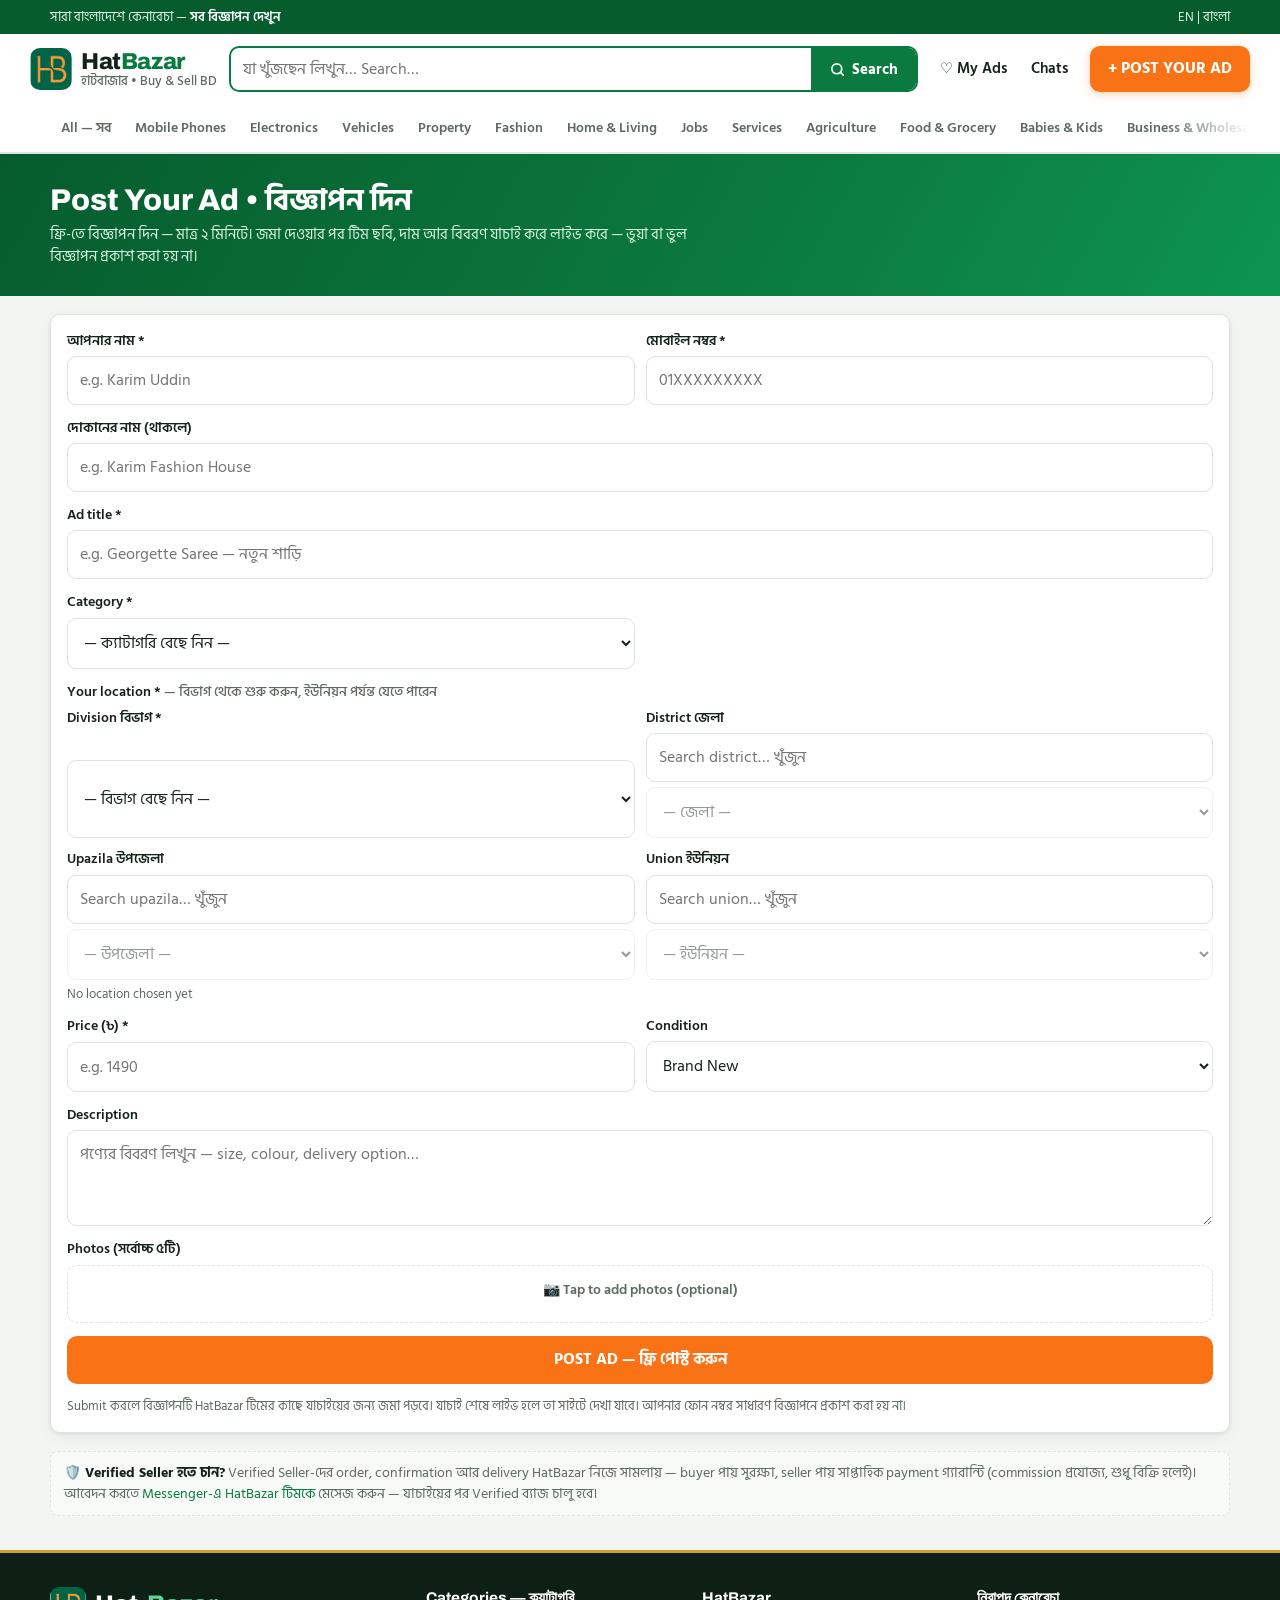
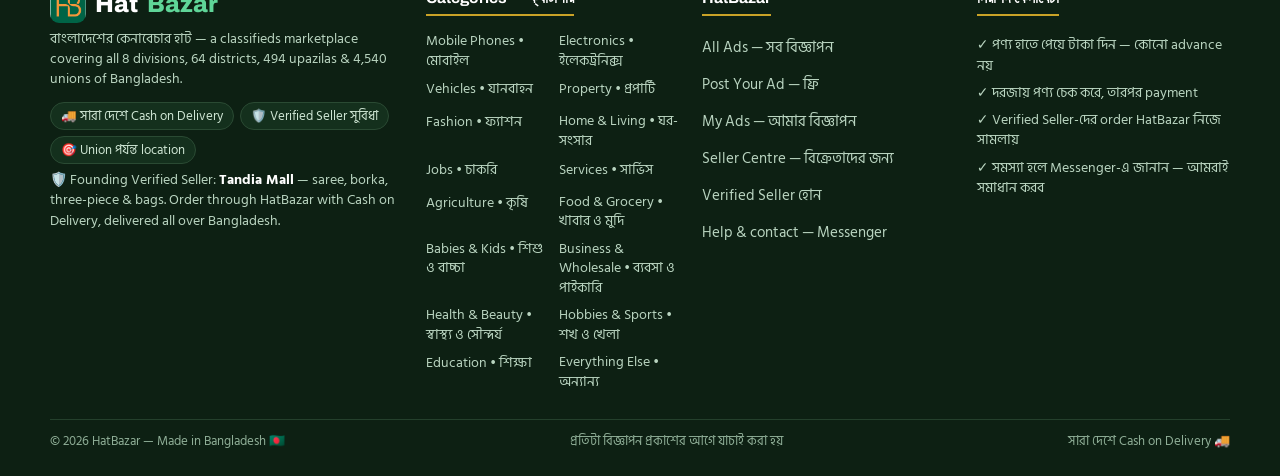
<file: post.html>
<!doctype html>
<html lang="en">
<head>
<meta charset="utf-8">
<meta name="viewport" content="width=device-width, initial-scale=1, viewport-fit=cover">
<meta name="color-scheme" content="light dark">
<link rel="icon" type="image/png" href="logo.png">
<title>Post Your Ad • HatBazar</title>
<meta name="description" content="HatBazar-এ ফ্রি-তে বিজ্ঞাপন দিন — পণ্য, চাকরি ও সার্ভিস। প্রতিটা বিজ্ঞাপন যাচাই শেষে লাইভ হয়।">
<link rel="canonical" href="https://tanvirahmed-bd.github.io/hatbazar/post.html">
<meta property="og:type" content="website">
<meta property="og:site_name" content="HatBazar">
<meta property="og:title" content="Post Your Ad • HatBazar">
<meta property="og:description" content="ফ্রি-তে বিজ্ঞাপন দিন — যাচাই শেষে লাইভ হবে।">
<meta property="og:url" content="https://tanvirahmed-bd.github.io/hatbazar/post.html">
<meta property="og:image" content="https://tanvirahmed-bd.github.io/hatbazar/og-image.png">
<meta name="twitter:card" content="summary_large_image">
<link rel="preconnect" href="https://fonts.googleapis.com">
<link rel="preconnect" href="https://fonts.gstatic.com" crossorigin>
<link href="https://fonts.googleapis.com/css2?family=Archivo:wght@500;700;800&family=Hind+Siliguri:wght@400;500;600;700&display=swap" rel="stylesheet">
<link rel="stylesheet" href="assets/style.css">
<script async src="https://www.googletagmanager.com/gtag/js?id=G-D207HZJB77"></script>
<script>
window.dataLayer = window.dataLayer || [];
function gtag(){dataLayer.push(arguments);}
gtag('js', new Date());
gtag('config', 'G-D207HZJB77');
</script>
</head>
<body>

<div class="topstrip">
  <div class="wrap">
    <div>সারা বাংলাদেশে কেনাবেচা — <a href="index.html#listings">সব বিজ্ঞাপন দেখুন</a></div>
    <div>EN | <span lang="bn">বাংলা</span></div>
  </div>
</div>

<header class="site">
  <div class="wrap header-in">
    <a class="logo" href="index.html" aria-label="HatBazar home" style="text-decoration:none">
      <img class="logo-img" src="logo.png" alt="HatBazar" width="42" height="42">
      <span class="logo-text"><b>Hat<em>Bazar</em></b><small>হাটবাজার • Buy &amp; Sell BD</small></span>
    </a>
    <form class="searchbar" action="index.html" method="get" role="search">
      <input name="q" type="search" placeholder="যা খুঁজছেন লিখুন… Search…" aria-label="Search ads">
      <button class="go" type="submit" aria-label="Search">
        <svg width="17" height="17" viewBox="0 0 24 24" fill="none" stroke="currentColor" stroke-width="2.4" stroke-linecap="round"><circle cx="11" cy="11" r="7"/><path d="m20 20-3.8-3.8"/></svg>
        <span>Search</span>
      </button>
    </form>
    <div class="header-links">
      <a href="seller.html" style="font-size:14.5px;font-weight:600;color:var(--ink);padding:8px 10px;min-height:44px;display:inline-flex;align-items:center">♡ My Ads</a>
      <a href="https://m.me/TandiaMall" target="_blank" rel="noopener" style="font-size:14.5px;font-weight:600;color:var(--ink);padding:8px 10px;min-height:44px;display:inline-flex;align-items:center">Chats</a>
    </div>
    <a class="post-btn" href="post.html" style="display:inline-flex;align-items:center;text-decoration:none">+ POST YOUR AD</a>
  </div>
  <nav class="catnav"><div class="wrap" id="catNav"></div></nav>
</header>

<div class="page-head">
  <div class="wrap">
    <h1>Post Your Ad • বিজ্ঞাপন দিন</h1>
    <p>ফ্রি-তে বিজ্ঞাপন দিন — মাত্র ২ মিনিটে। জমা দেওয়ার পর টিম ছবি, দাম আর বিবরণ যাচাই করে লাইভ করে — ভুয়া বা ভুল বিজ্ঞাপন প্রকাশ করা হয় না।</p>
  </div>
</div>

<main class="wrap">
  <div class="page-card">
    <form class="post" id="postForm">
      <div class="frow">
        <label>আপনার নাম *<input required id="pName" maxlength="60" placeholder="e.g. Karim Uddin" autocomplete="name"></label>
        <label>মোবাইল নম্বর *<input required id="pPhone" inputmode="tel" placeholder="01XXXXXXXXX" autocomplete="tel"></label>
      </div>
      <label>দোকানের নাম (থাকলে)<input id="pShop" maxlength="60" placeholder="e.g. Karim Fashion House"></label>
      <label>Ad title *<input required id="pTitle" maxlength="70" placeholder="e.g. Georgette Saree — নতুন শাড়ি"></label>
      <div class="frow">
        <label>Category *<select required id="pCat"></select></label>
        <label id="pSubWrap" style="display:none">Subcategory — উপ-ক্যাটাগরি *<select id="pSub"></select></label>
      </div>
      <div>
        <div style="font-size:14px;font-weight:600;margin-bottom:6px">Your location * <span style="color:var(--muted);font-weight:500">— বিভাগ থেকে শুরু করুন, ইউনিয়ন পর্যন্ত যেতে পারেন</span></div>
        <div class="loc-grid">
          <span class="loc-field">Division বিভাগ *<select id="pDiv"></select></span>
          <span class="loc-field">District জেলা<input type="search" id="pDistSearch" placeholder="Search district… খুঁজুন" autocomplete="off"><select id="pDist"></select></span>
          <span class="loc-field">Upazila উপজেলা<input type="search" id="pUpaSearch" placeholder="Search upazila… খুঁজুন" autocomplete="off"><select id="pUpa"></select></span>
          <span class="loc-field">Union ইউনিয়ন<input type="search" id="pUniSearch" placeholder="Search union… খুঁজুন" autocomplete="off"><select id="pUni"></select></span>
        </div>
        <div class="loc-path" id="pLocPath">No location chosen yet</div>
      </div>
      <div class="frow">
        <label>Price (৳) *<input required id="pPrice" type="number" min="0" step="1" placeholder="e.g. 1490"></label>
        <label>Condition
          <select id="pCond"><option>Brand New</option><option>Used</option><option>For Rent</option><option>Job</option></select>
        </label>
      </div>
      <label>Description<textarea id="pDesc" placeholder="পণ্যের বিবরণ লিখুন — size, colour, delivery option…"></textarea></label>
      <label>Photos (সর্বোচ্চ ৫টি)
        <span class="photo-pick" id="photoPick">📷 Tap to add photos (optional)<input type="file" id="pPhotos" accept="image/*" multiple hidden><span class="photo-previews" id="photoPrev"></span></span>
      </label>
      <div class="form-err" id="postErr"></div>
      <button class="btn btn-orange" type="submit" id="postSubmit">POST AD — ফ্রি পোস্ট করুন</button>
      <small style="color:var(--muted)">Submit করলে বিজ্ঞাপনটি HatBazar টিমের কাছে যাচাইয়ের জন্য জমা পড়বে। যাচাই শেষে লাইভ হলে তা সাইটে দেখা যাবে। আপনার ফোন নম্বর সাধারণ বিজ্ঞাপনে প্রকাশ করা হয় না।</small>
    </form>
    <div class="success" id="postSuccess">
      <div class="tick">✓</div>
      <h3>বিজ্ঞাপন পেয়েছি! Your ad has been received</h3>
      <p id="successText" style="text-align:left"></p>
      <p id="photoNote" style="text-align:left;display:none;background:#fdf0cd;border-radius:8px;padding:10px 12px;color:var(--ink)"></p>
      <a class="btn btn-green" href="https://m.me/TandiaMall" target="_blank" rel="noopener" style="padding:10px 26px;text-decoration:none;display:inline-flex;align-items:center;margin-right:8px">💬 Messenger-এ HatBazar টিম</a>
      <a class="btn btn-line" href="seller.html" style="padding:10px 26px;text-decoration:none;display:inline-flex;align-items:center">আমার বিজ্ঞাপন দেখুন</a>
    </div>
  </div>

  <div class="note-box" style="margin-bottom:22px">
    <b>🛡️ Verified Seller হতে চান?</b> Verified Seller-দের order, confirmation আর delivery HatBazar নিজে সামলায় — buyer পায় সুরক্ষা, seller পায় সাপ্তাহিক payment গ্যারান্টি (commission প্রযোজ্য, শুধু বিক্রি হলেই)। আবেদন করতে <a href="https://m.me/TandiaMall" target="_blank" rel="noopener">Messenger-এ HatBazar টিমকে</a> মেসেজ করুন — যাচাইয়ের পর Verified ব্যাজ চালু হবে।
  </div>
</main>

<footer>
  <div class="wrap">
    <div class="foot-brand">
      <div class="foot-logo"><img class="foot-logo-img" src="logo.png" alt="HatBazar logo">Hat<em>Bazar</em></div>
      <p>বাংলাদেশের কেনাবেচার হাট — a classifieds marketplace covering all 8 divisions, 64 districts, 494 upazilas &amp; 4,540 unions of Bangladesh.</p>
      <div class="foot-chips"><span>🚚 সারা দেশে Cash on Delivery</span><span>🛡️ Verified Seller সুবিধা</span><span>🎯 Union পর্যন্ত location</span></div>
      <p>🛡️ Founding Verified Seller: <b style="color:#fff">Tandia Mall</b> — saree, borka, three-piece &amp; bags. Order through HatBazar with Cash on Delivery, delivered all over Bangladesh.</p>
    </div>
    <div><h4>Categories — ক্যাটাগরি</h4><ul class="foot-cats" id="footCats">
      <li><a class="flink" href="index.html">Mobile Phones • মোবাইল</a></li>
      <li><a class="flink" href="index.html">Electronics • ইলেকট্রনিক্স</a></li>
      <li><a class="flink" href="index.html">Vehicles • যানবাহন</a></li>
      <li><a class="flink" href="index.html">Property • প্রপার্টি</a></li>
      <li><a class="flink" href="index.html">Fashion • ফ্যাশন</a></li>
      <li><a class="flink" href="index.html">Home & Living • ঘর-সংসার</a></li>
      <li><a class="flink" href="index.html">Jobs • চাকরি</a></li>
      <li><a class="flink" href="index.html">Services • সার্ভিস</a></li>
      <li><a class="flink" href="index.html">Agriculture • কৃষি</a></li>
      <li><a class="flink" href="index.html">Food & Grocery • খাবার ও মুদি</a></li>
      <li><a class="flink" href="index.html">Babies & Kids • শিশু ও বাচ্চা</a></li>
      <li><a class="flink" href="index.html">Business & Wholesale • ব্যবসা ও পাইকারি</a></li>
      <li><a class="flink" href="index.html">Health & Beauty • স্বাস্থ্য ও সৌন্দর্য</a></li>
      <li><a class="flink" href="index.html">Hobbies & Sports • শখ ও খেলা</a></li>
      <li><a class="flink" href="index.html">Education • শিক্ষা</a></li>
      <li><a class="flink" href="index.html">Everything Else • অন্যান্য</a></li>
    </ul></div>
    <div><h4>HatBazar</h4><ul>
      <li><a class="flink" href="index.html">All Ads — সব বিজ্ঞাপন</a></li>
      <li><a class="flink" href="post.html">Post Your Ad — ফ্রি</a></li>
      <li><a class="flink" href="seller.html">My Ads — আমার বিজ্ঞাপন</a></li>
      <li><a class="flink" href="seller-centre.html">Seller Centre — বিক্রেতাদের জন্য</a></li>
      <li><a class="flink" href="seller-centre.html">Verified Seller হোন</a></li>
      <li><a class="flink" href="https://m.me/TandiaMall" target="_blank" rel="noopener">Help &amp; contact — Messenger</a></li>
    </ul></div>
    <div><h4>নিরাপদ কেনাবেচা</h4><ul class="foot-safe">
      <li>✓ পণ্য হাতে পেয়ে টাকা দিন — কোনো advance নয়</li>
      <li>✓ দরজায় পণ্য চেক করে, তারপর payment</li>
      <li>✓ Verified Seller-দের order HatBazar নিজে সামলায়</li>
      <li>✓ সমস্যা হলে Messenger-এ জানান — আমরাই সমাধান করব</li>
    </ul></div>
    <div class="foot-bottom"><span>© 2026 HatBazar — Made in Bangladesh 🇧🇩</span><span>প্রতিটা বিজ্ঞাপন প্রকাশের আগে যাচাই করা হয়</span><span>সারা দেশে Cash on Delivery 🚚</span></div>
  </div>
</footer>

<div class="toast" id="toast"></div>

<nav class="mnav" aria-label="Mobile">
  <a href="index.html"><svg viewBox="0 0 24 24" fill="none" stroke="currentColor" stroke-width="2"><path d="M3 11 12 3l9 8v9a1 1 0 0 1-1 1h-5v-6h-6v6H4a1 1 0 0 1-1-1z"/></svg>Home</a>
  <a href="index.html#listings"><svg viewBox="0 0 24 24" fill="none" stroke="currentColor" stroke-width="2"><circle cx="11" cy="11" r="7"/><path d="m20 20-3.8-3.8"/></svg>Search</a>
  <a class="post-mid on" href="post.html"><span class="fab">+</span>Post Ad</a>
  <a href="seller.html"><svg viewBox="0 0 24 24" fill="none" stroke="currentColor" stroke-width="2"><path d="M12 21s-7.5-4.7-10-9.3C.4 8.6 2.3 5 5.7 5c2 0 3.4 1.1 4.3 2.4h4C15 6.1 16.4 5 18.4 5c3.4 0 5.3 3.6 3.6 6.7C19.5 16.3 12 21 12 21z" transform="scale(.92) translate(1,1)"/></svg>My Ads</a>
  <a href="https://m.me/TandiaMall" target="_blank" rel="noopener"><svg viewBox="0 0 24 24" fill="none" stroke="currentColor" stroke-width="2"><path d="M21 12a8 8 0 0 1-8 8H4l2-3a8 8 0 1 1 15-5z"/></svg>Chats</a>
</nav>

<script src="assets/config.js"></script>
<script src="assets/data.js"></script>
<script src="assets/app.js"></script>
<script>
(function () {
  'use strict';
  var HB = window.HB, $ = HB.$, esc = HB.esc;

  $('catNav').innerHTML = '<a href="index.html">All — সব</a>' + HB.CATEGORIES.map(function (c) {
    return '<a href="index.html?cat=' + c.id + '">' + esc(c.name) + '</a>';
  }).join('');
  var fcEl = $('footCats'); if (fcEl && !fcEl.children.length) fcEl.innerHTML = HB.CATEGORIES.slice(0, 8).map(function (c) {
    return '<li><a class="flink" href="index.html?cat=' + c.id + '">' + esc(c.name) + ' • ' + esc(c.bn) + '</a></li>';
  }).join('');

  /* category + subcategory */
  var catSel = $('pCat'), subWrap = $('pSubWrap'), subSel = $('pSub');
  catSel.innerHTML = '<option value="">— ক্যাটাগরি বেছে নিন —</option>' + HB.CATEGORIES.map(function (c) {
    return '<option value="' + c.id + '">' + esc(c.name) + ' • ' + esc(c.bn) + '</option>';
  }).join('');
  function refreshSub() {
    var subs = HB.subsFor(catSel.value);
    if (subs && subs.length) {
      subWrap.style.display = '';
      subSel.innerHTML = '<option value="">— ধরন বেছে নিন —</option>' + subs.map(function (s) {
        return '<option value="' + s.id + '">' + esc(s.en) + ' • ' + esc(s.bn) + '</option>';
      }).join('');
    } else {
      subWrap.style.display = 'none';
      subSel.innerHTML = '';
    }
  }
  catSel.addEventListener('change', refreshSub);
  refreshSub();

  var cascade = HB.wireCascade('p', { emptyLabel: '— বিভাগ বেছে নিন —' });

  /* photos */
  var photoFiles = [];
  $('pPhotos').addEventListener('change', function () {
    photoFiles = Array.prototype.slice.call($('pPhotos').files || []).slice(0, 5);
    $('photoPrev').innerHTML = '';
    photoFiles.forEach(function (f) {
      var img = document.createElement('img');
      img.alt = '';
      img.src = URL.createObjectURL(f);
      $('photoPrev').appendChild(img);
    });
    if (photoFiles.length) {
      $('photoPick').firstChild.textContent = '📷 ' + photoFiles.length + 'টি ছবি বেছে নিয়েছেন — বদলাতে আবার চাপ দিন';
    }
  });

  function fail(msg) {
    var err = $('postErr');
    err.textContent = msg;
    err.classList.add('show');
    err.scrollIntoView({ behavior: 'smooth', block: 'center' });
  }

  $('postForm').addEventListener('submit', function (e) {
    e.preventDefault();
    $('postErr').classList.remove('show');
    var name = $('pName').value.trim();
    var phone = $('pPhone').value.trim();
    var shop = $('pShop').value.trim();
    var title = $('pTitle').value.trim();
    var cat = catSel.value;
    var subs = HB.subsFor(cat);
    var sub = (subs && subs.length) ? subSel.value : '';
    var price = parseInt($('pPrice').value, 10);
    var cond = $('pCond').value;
    var desc = $('pDesc').value.trim();
    var loc = cascade.get();

    if (!name) return fail('আপনার নাম লিখুন।');
    if (!/^01[3-9]\d{8}$/.test(phone)) return fail('সঠিক মোবাইল নম্বর দিন (01XXXXXXXXX — 11 ডিজিট)।');
    if (title.length < 5) return fail('বিজ্ঞাপনের title আরেকটু বিস্তারিত লিখুন।');
    if (!cat) return fail('Category বেছে নিন।');
    if (subs && subs.length && !sub) return fail('Subcategory (ধরন) বেছে নিন — যাতে সঠিক মানুষ বিজ্ঞাপনটা খুঁজে পায়।');
    if (isNaN(price) || price < 0) return fail('সঠিক দাম লিখুন (৳)।');
    if (!loc.div) return fail('আপনার বিভাগ বেছে নিন — জেলা/উপজেলা/ইউনিয়ন পর্যন্ত গেলে buyer-এর জন্য খুঁজে পাওয়া সহজ হয়।');

    var btn = $('postSubmit');
    btn.disabled = true;
    btn.textContent = 'জমা হচ্ছে… Submitting';

    var sellerName = shop || name;
    var trail = HB.trailFromIds(loc.div, loc.dist, loc.upa, loc.uni);

    /* 1) register the seller as 'regular' (RLS allows only that). If the phone is
       already registered the insert conflicts — that is fine, we just continue. */
    HB.sbPost('sellers', { name: name, shop_name: shop || null, phone: phone, type: 'regular' })
      .catch(function () { /* already registered or unavailable — continue */ })
      .then(function () {
        /* 2) try photo uploads; failures never block the ad */
        var urls = [];
        var failed = 0;
        var chain = Promise.resolve();
        photoFiles.forEach(function (f) {
          chain = chain.then(function () {
            return HB.uploadPhoto(f, phone).then(function (u) { urls.push(u); }).catch(function () { failed++; });
          });
        });
        return chain.then(function () { return { urls: urls, failed: failed }; });
      })
      .then(function (res) {
        /* 3) insert the ad as pending + unverified (the only insert RLS allows) */
        return HB.sbPost('ads', {
          seller_name: sellerName,
          title: title,
          category: cat,
          subcategory: sub || null,
          price: price,
          condition: cond,
          description: desc || null,
          photos: res.urls,
          div_id: loc.div, dist_id: loc.dist, upa_id: loc.upa, uni_id: loc.uni,
          loc_label: trail || null,
          status: 'pending',
          verified: false
        }).then(function () { return res; });
      })
      .then(function (res) {
        HB.saveSubmission({
          phone: phone, seller_name: sellerName, title: title, price: price,
          cat: cat, at: new Date().toISOString()
        });
        $('successText').innerHTML = 'ধন্যবাদ, ' + esc(name) + '! আপনার বিজ্ঞাপন <b>“' + esc(title) + '”</b> HatBazar টিমের কাছে পৌঁছেছে।<br>' +
          'ছবি, দাম আর বিবরণ যাচাই শেষে এটি লাইভ হবে — যাচাই ছাড়া কোনো বিজ্ঞাপন প্রকাশ করা হয় না, তাই কিছুটা সময় লাগতে পারে। লাইভ হলে এই সাইটেই আপনার নামে দেখা যাবে; আপডেট জানতে Messenger-এ মেসেজ করুন।';
        if (photoFiles.length && res.failed > 0) {
          var note = $('photoNote');
          note.style.display = '';
          note.innerHTML = '📷 <b>ছবির নোট:</b> ' + res.failed + 'টি ছবি আপলোড করা যায়নি' + (res.urls.length ? ' (বাকি ' + res.urls.length + 'টি গেছে)' : '') + ' — ছবিগুলো <a href="https://m.me/TandiaMall" target="_blank" rel="noopener">Messenger-এ পাঠিয়ে দিন</a>, টিম বিজ্ঞাপনের সাথে যোগ করে দেবে।';
        }
        $('postForm').style.display = 'none';
        $('postSuccess').classList.add('show');
        $('postSuccess').scrollIntoView({ behavior: 'smooth' });
      })
      .catch(function (err) {
        btn.disabled = false;
        btn.textContent = 'POST AD — ফ্রি পোস্ট করুন';
        fail('দুঃখিত — বিজ্ঞাপনটি এখন সেভ করা যায়নি (' + esc(err.message || 'network error') + ')। আবার চেষ্টা করুন, অথবা বিজ্ঞাপনের বিবরণ Messenger-এ পাঠান — টিম নিজে পোস্ট করে দেবে।');
      });
  });
})();
</script>
</body>
</html>
</file>
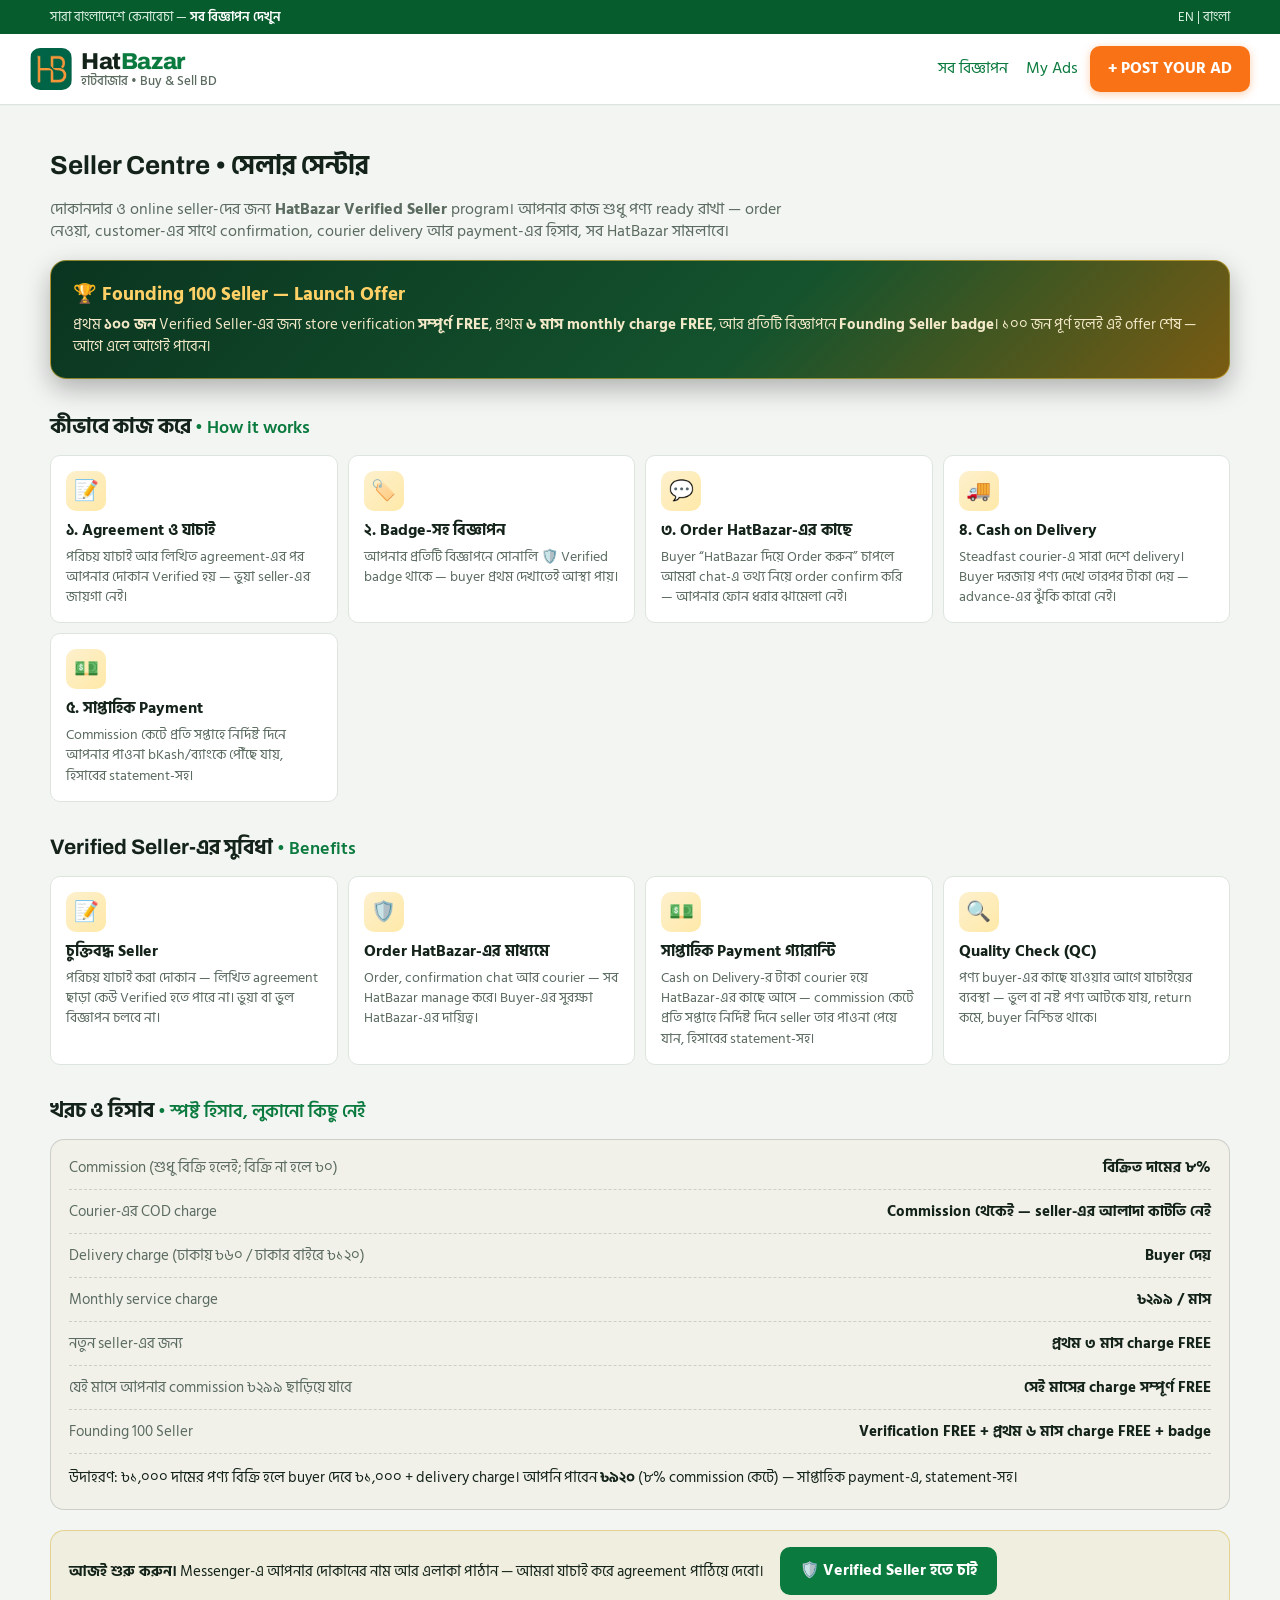
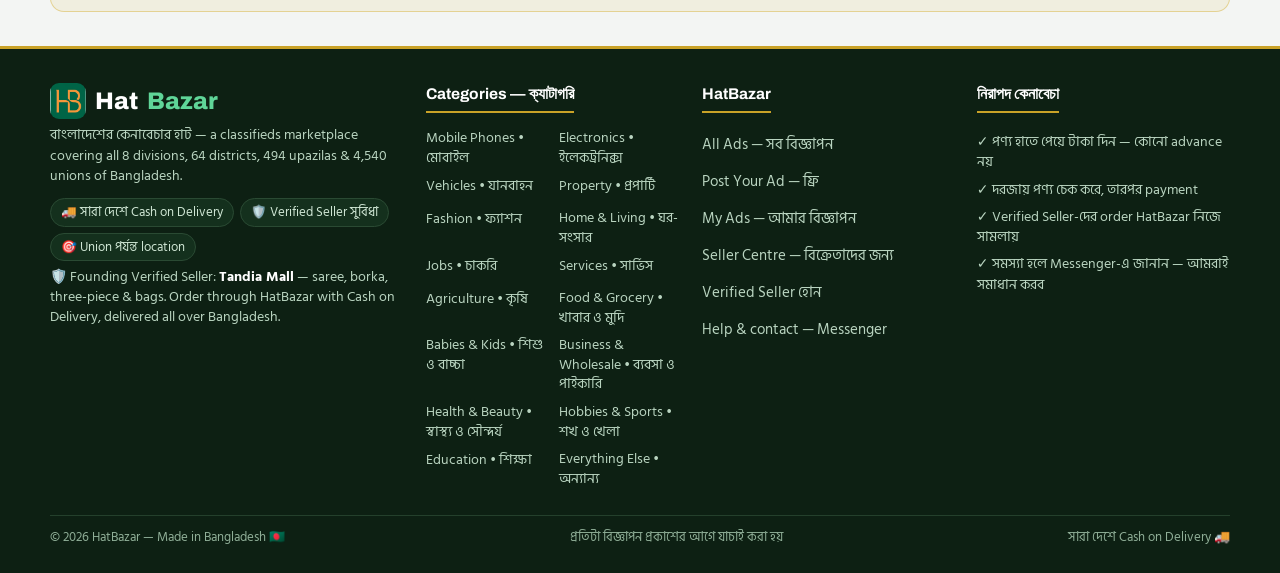
<file: seller-centre.html>
<!doctype html>
<html lang="en">
<head>
<meta charset="utf-8">
<meta name="viewport" content="width=device-width, initial-scale=1, viewport-fit=cover">
<meta name="color-scheme" content="light dark">
<link rel="icon" type="image/png" href="logo.png">
<title>Seller Centre — HatBazar | বিক্রেতাদের জন্য Verified Seller Program</title>
<meta name="description" content="HatBazar Seller Centre — দোকানদার ও online seller-দের জন্য Verified Seller program: order, delivery ও payment HatBazar সামলায়। Founding 100 offer: verification free, প্রথম ৬ মাস charge free।">
<link rel="canonical" href="https://tanvirahmed-bd.github.io/hatbazar/seller-centre.html">
<meta property="og:type" content="website">
<meta property="og:site_name" content="HatBazar">
<meta property="og:title" content="HatBazar — বাংলাদেশের কেনাবেচার হাট | Buy & Sell in Bangladesh">
<meta property="og:description" content="পণ্য, চাকরি ও সার্ভিসের বিজ্ঞাপন — union পর্যন্ত location, Verified Seller-দের Managed Order ও Cash on Delivery সুবিধা।">
<meta property="og:url" content="https://tanvirahmed-bd.github.io/hatbazar/seller-centre.html">
<meta property="og:image" content="https://tanvirahmed-bd.github.io/hatbazar/og-image.png">
<meta name="twitter:card" content="summary_large_image">
<link rel="preconnect" href="https://fonts.googleapis.com">
<link rel="preconnect" href="https://fonts.gstatic.com" crossorigin>
<link href="https://fonts.googleapis.com/css2?family=Archivo:wght@500;700;800&family=Hind+Siliguri:wght@400;500;600;700&display=swap" rel="stylesheet">
<link rel="stylesheet" href="assets/style.css">
<script async src="https://www.googletagmanager.com/gtag/js?id=G-D207HZJB77"></script>
<script>
window.dataLayer = window.dataLayer || [];
function gtag(){dataLayer.push(arguments);}
gtag('js', new Date());
gtag('config', 'G-D207HZJB77');
</script>
</head>
<body>

<div class="topstrip">
  <div class="wrap">
    <div>সারা বাংলাদেশে কেনাবেচা — <a href="index.html#listings">সব বিজ্ঞাপন দেখুন</a></div>
    <div>EN | <span lang="bn">বাংলা</span></div>
  </div>
</div>

<header class="site">
  <div class="wrap header-in">
    <a class="logo" href="index.html" aria-label="HatBazar home" style="text-decoration:none">
      <img class="logo-img" src="logo.png" alt="HatBazar" width="42" height="42">
      <span class="logo-text"><b>Hat<em>Bazar</em></b><small>হাটবাজার • Buy &amp; Sell BD</small></span>
    </a>
    <nav style="display:flex;gap:18px;align-items:center;margin-left:auto">
      <a class="flink" href="index.html">সব বিজ্ঞাপন</a>
      <a class="flink" href="seller.html">My Ads</a>
    </nav>
    <a class="post-btn" href="post.html" style="display:inline-flex;align-items:center;text-decoration:none">+ POST YOUR AD</a>
  </div>
</header>

<main class="wrap">
  <section class="block" style="margin-top:18px">
    <div class="sec-head"><h1 style="font-size:26px">Seller Centre <span class="bn">• সেলার সেন্টার</span></h1></div>
    <p class="page-lead">দোকানদার ও online seller-দের জন্য <b>HatBazar Verified Seller</b> program। আপনার কাজ শুধু পণ্য ready রাখা — order নেওয়া, customer-এর সাথে confirmation, courier delivery আর payment-এর হিসাব, সব HatBazar সামলাবে।</p>
  </section>

  <div class="founding">
    <div class="f-title">🏆 Founding 100 Seller — Launch Offer</div>
    <p>প্রথম <b>১০০ জন</b> Verified Seller-এর জন্য store verification <b>সম্পূর্ণ FREE</b>, প্রথম <b>৬ মাস monthly charge FREE</b>, আর প্রতিটি বিজ্ঞাপনে <b>Founding Seller badge</b>। ১০০ জন পূর্ণ হলেই এই offer শেষ — আগে এলে আগেই পাবেন।</p>
  </div>

  <section class="block">
    <div class="sec-head"><h2>কীভাবে কাজ করে <span class="bn">• How it works</span></h2></div>
    <div class="verify-grid">
      <div class="verify-card"><span class="vic">📝</span><b>১. Agreement ও যাচাই</b><p>পরিচয় যাচাই আর লিখিত agreement-এর পর আপনার দোকান Verified হয় — ভুয়া seller-এর জায়গা নেই।</p></div>
      <div class="verify-card"><span class="vic">🏷️</span><b>২. Badge-সহ বিজ্ঞাপন</b><p>আপনার প্রতিটি বিজ্ঞাপনে সোনালি 🛡️ Verified badge থাকে — buyer প্রথম দেখাতেই আস্থা পায়।</p></div>
      <div class="verify-card"><span class="vic">💬</span><b>৩. Order HatBazar-এর কাছে</b><p>Buyer “HatBazar দিয়ে Order করুন” চাপলে আমরা chat-এ তথ্য নিয়ে order confirm করি — আপনার ফোন ধরার ঝামেলা নেই।</p></div>
      <div class="verify-card"><span class="vic">🚚</span><b>৪. Cash on Delivery</b><p>Steadfast courier-এ সারা দেশে delivery। Buyer দরজায় পণ্য দেখে তারপর টাকা দেয় — advance-এর ঝুঁকি কারো নেই।</p></div>
      <div class="verify-card"><span class="vic">💵</span><b>৫. সাপ্তাহিক Payment</b><p>Commission কেটে প্রতি সপ্তাহে নির্দিষ্ট দিনে আপনার পাওনা bKash/ব্যাংকে পৌঁছে যায়, হিসাবের statement-সহ।</p></div>
    </div>
  </section>

  <section class="block">
    <div class="sec-head"><h2>Verified Seller-এর সুবিধা <span class="bn">• Benefits</span></h2></div>
    <div class="verify-grid">
      <div class="verify-card"><span class="vic">📝</span><b>চুক্তিবদ্ধ Seller</b><p>পরিচয় যাচাই করা দোকান — লিখিত agreement ছাড়া কেউ Verified হতে পারে না। ভুয়া বা ভুল বিজ্ঞাপন চলবে না।</p></div>
      <div class="verify-card"><span class="vic">🛡️</span><b>Order HatBazar-এর মাধ্যমে</b><p>Order, confirmation chat আর courier — সব HatBazar manage করে। Buyer-এর সুরক্ষা HatBazar-এর দায়িত্ব।</p></div>
      <div class="verify-card"><span class="vic">💵</span><b>সাপ্তাহিক Payment গ্যারান্টি</b><p>Cash on Delivery-র টাকা courier হয়ে HatBazar-এর কাছে আসে — commission কেটে প্রতি সপ্তাহে নির্দিষ্ট দিনে seller তার পাওনা পেয়ে যান, হিসাবের statement-সহ।</p></div>
      <div class="verify-card"><span class="vic">🔍</span><b>Quality Check (QC)</b><p>পণ্য buyer-এর কাছে যাওয়ার আগে যাচাইয়ের ব্যবস্থা — ভুল বা নষ্ট পণ্য আটকে যায়, return কমে, buyer নিশ্চিন্ত থাকে।</p></div>
    </div>
  </section>

  <section class="block">
    <div class="sec-head"><h2>খরচ ও হিসাব <span class="bn">• স্পষ্ট হিসাব, লুকানো কিছু নেই</span></h2></div>
    <div class="price-box">
      <div class="pr-row"><span>Commission (শুধু বিক্রি হলেই; বিক্রি না হলে ৳০)</span><b>বিক্রিত দামের ৮%</b></div>
      <div class="pr-row"><span>Courier-এর COD charge</span><b>Commission থেকেই — seller-এর আলাদা কাটতি নেই</b></div>
      <div class="pr-row"><span>Delivery charge (ঢাকায় ৳৬০ / ঢাকার বাইরে ৳১২০)</span><b>Buyer দেয়</b></div>
      <div class="pr-row"><span>Monthly service charge</span><b>৳২৯৯ / মাস</b></div>
      <div class="pr-row"><span>নতুন seller-এর জন্য</span><b>প্রথম ৩ মাস charge FREE</b></div>
      <div class="pr-row"><span>যেই মাসে আপনার commission ৳২৯৯ ছাড়িয়ে যাবে</span><b>সেই মাসের charge সম্পূর্ণ FREE</b></div>
      <div class="pr-row"><span>Founding 100 Seller</span><b>Verification FREE + প্রথম ৬ মাস charge FREE + badge</b></div>
      <div class="pr-example">উদাহরণ: ৳১,০০০ দামের পণ্য বিক্রি হলে buyer দেবে ৳১,০০০ + delivery charge। আপনি পাবেন <b>৳৯২০</b> (৮% commission কেটে) — সাপ্তাহিক payment-এ, statement-সহ।</div>
    </div>
  </section>

  <div class="seller-strip">
    <span><b>আজই শুরু করুন।</b> Messenger-এ আপনার দোকানের নাম আর এলাকা পাঠান — আমরা যাচাই করে agreement পাঠিয়ে দেবো।</span>
    <a class="btn btn-green" href="https://m.me/TandiaMall" target="_blank" rel="noopener" style="padding:0 20px;flex-shrink:0;text-decoration:none;display:inline-flex;align-items:center">🛡️ Verified Seller হতে চাই</a>
  </div>
</main>

<footer>
  <div class="wrap">
    <div class="foot-brand">
      <div class="foot-logo"><img class="foot-logo-img" src="logo.png" alt="HatBazar logo">Hat<em>Bazar</em></div>
      <p>বাংলাদেশের কেনাবেচার হাট — a classifieds marketplace covering all 8 divisions, 64 districts, 494 upazilas &amp; 4,540 unions of Bangladesh.</p>
      <div class="foot-chips"><span>🚚 সারা দেশে Cash on Delivery</span><span>🛡️ Verified Seller সুবিধা</span><span>🎯 Union পর্যন্ত location</span></div>
      <p>🛡️ Founding Verified Seller: <b style="color:#fff">Tandia Mall</b> — saree, borka, three-piece &amp; bags. Order through HatBazar with Cash on Delivery, delivered all over Bangladesh.</p>
    </div>
    <div><h4>Categories — ক্যাটাগরি</h4><ul class="foot-cats" id="footCats">
      <li><a class="flink" href="index.html">Mobile Phones • মোবাইল</a></li>
      <li><a class="flink" href="index.html">Electronics • ইলেকট্রনিক্স</a></li>
      <li><a class="flink" href="index.html">Vehicles • যানবাহন</a></li>
      <li><a class="flink" href="index.html">Property • প্রপার্টি</a></li>
      <li><a class="flink" href="index.html">Fashion • ফ্যাশন</a></li>
      <li><a class="flink" href="index.html">Home & Living • ঘর-সংসার</a></li>
      <li><a class="flink" href="index.html">Jobs • চাকরি</a></li>
      <li><a class="flink" href="index.html">Services • সার্ভিস</a></li>
      <li><a class="flink" href="index.html">Agriculture • কৃষি</a></li>
      <li><a class="flink" href="index.html">Food & Grocery • খাবার ও মুদি</a></li>
      <li><a class="flink" href="index.html">Babies & Kids • শিশু ও বাচ্চা</a></li>
      <li><a class="flink" href="index.html">Business & Wholesale • ব্যবসা ও পাইকারি</a></li>
      <li><a class="flink" href="index.html">Health & Beauty • স্বাস্থ্য ও সৌন্দর্য</a></li>
      <li><a class="flink" href="index.html">Hobbies & Sports • শখ ও খেলা</a></li>
      <li><a class="flink" href="index.html">Education • শিক্ষা</a></li>
      <li><a class="flink" href="index.html">Everything Else • অন্যান্য</a></li>
    </ul></div>
    <div><h4>HatBazar</h4><ul>
      <li><a class="flink" href="index.html">All Ads — সব বিজ্ঞাপন</a></li>
      <li><a class="flink" href="post.html">Post Your Ad — ফ্রি</a></li>
      <li><a class="flink" href="seller.html">My Ads — আমার বিজ্ঞাপন</a></li>
      <li><a class="flink" href="seller-centre.html">Seller Centre — বিক্রেতাদের জন্য</a></li>
      <li><a class="flink" href="seller-centre.html">Verified Seller হোন</a></li>
      <li><a class="flink" href="https://m.me/TandiaMall" target="_blank" rel="noopener">Help &amp; contact — Messenger</a></li>
    </ul></div>
    <div><h4>নিরাপদ কেনাবেচা</h4><ul class="foot-safe">
      <li>✓ পণ্য হাতে পেয়ে টাকা দিন — কোনো advance নয়</li>
      <li>✓ দরজায় পণ্য চেক করে, তারপর payment</li>
      <li>✓ Verified Seller-দের order HatBazar নিজে সামলায়</li>
      <li>✓ সমস্যা হলে Messenger-এ জানান — আমরাই সমাধান করব</li>
    </ul></div>
    <div class="foot-bottom"><span>© 2026 HatBazar — Made in Bangladesh 🇧🇩</span><span>প্রতিটা বিজ্ঞাপন প্রকাশের আগে যাচাই করা হয়</span><span>সারা দেশে Cash on Delivery 🚚</span></div>
  </div>
</footer>

<nav class="mnav" aria-label="Mobile">
  <a href="index.html"><svg viewBox="0 0 24 24" fill="none" stroke="currentColor" stroke-width="2"><path d="M3 11 12 3l9 8v9a1 1 0 0 1-1 1h-5v-6h-6v6H4a1 1 0 0 1-1-1z"/></svg>Home</a>
  <a href="index.html#listings"><svg viewBox="0 0 24 24" fill="none" stroke="currentColor" stroke-width="2"><circle cx="11" cy="11" r="7"/><path d="m20 20-3.8-3.8"/></svg>Search</a>
  <a class="post-mid" href="post.html"><span class="fab">+</span>Post Ad</a>
  <a href="seller.html"><svg viewBox="0 0 24 24" fill="none" stroke="currentColor" stroke-width="2"><path d="M12 21s-7.5-4.7-10-9.3C.4 8.6 2.3 5 5.7 5c2 0 3.4 1.1 4.3 2.4h4C15 6.1 16.4 5 18.4 5c3.4 0 5.3 3.6 3.6 6.7C19.5 16.3 12 21 12 21z" transform="scale(.92) translate(1,1)"/></svg>My Ads</a>
  <a href="https://m.me/TandiaMall" target="_blank" rel="noopener"><svg viewBox="0 0 24 24" fill="none" stroke="currentColor" stroke-width="2"><path d="M21 12a8 8 0 0 1-8 8H4l2-3a8 8 0 1 1 15-5z"/></svg>Chats</a>
</nav>
</body>
</html>
</file>
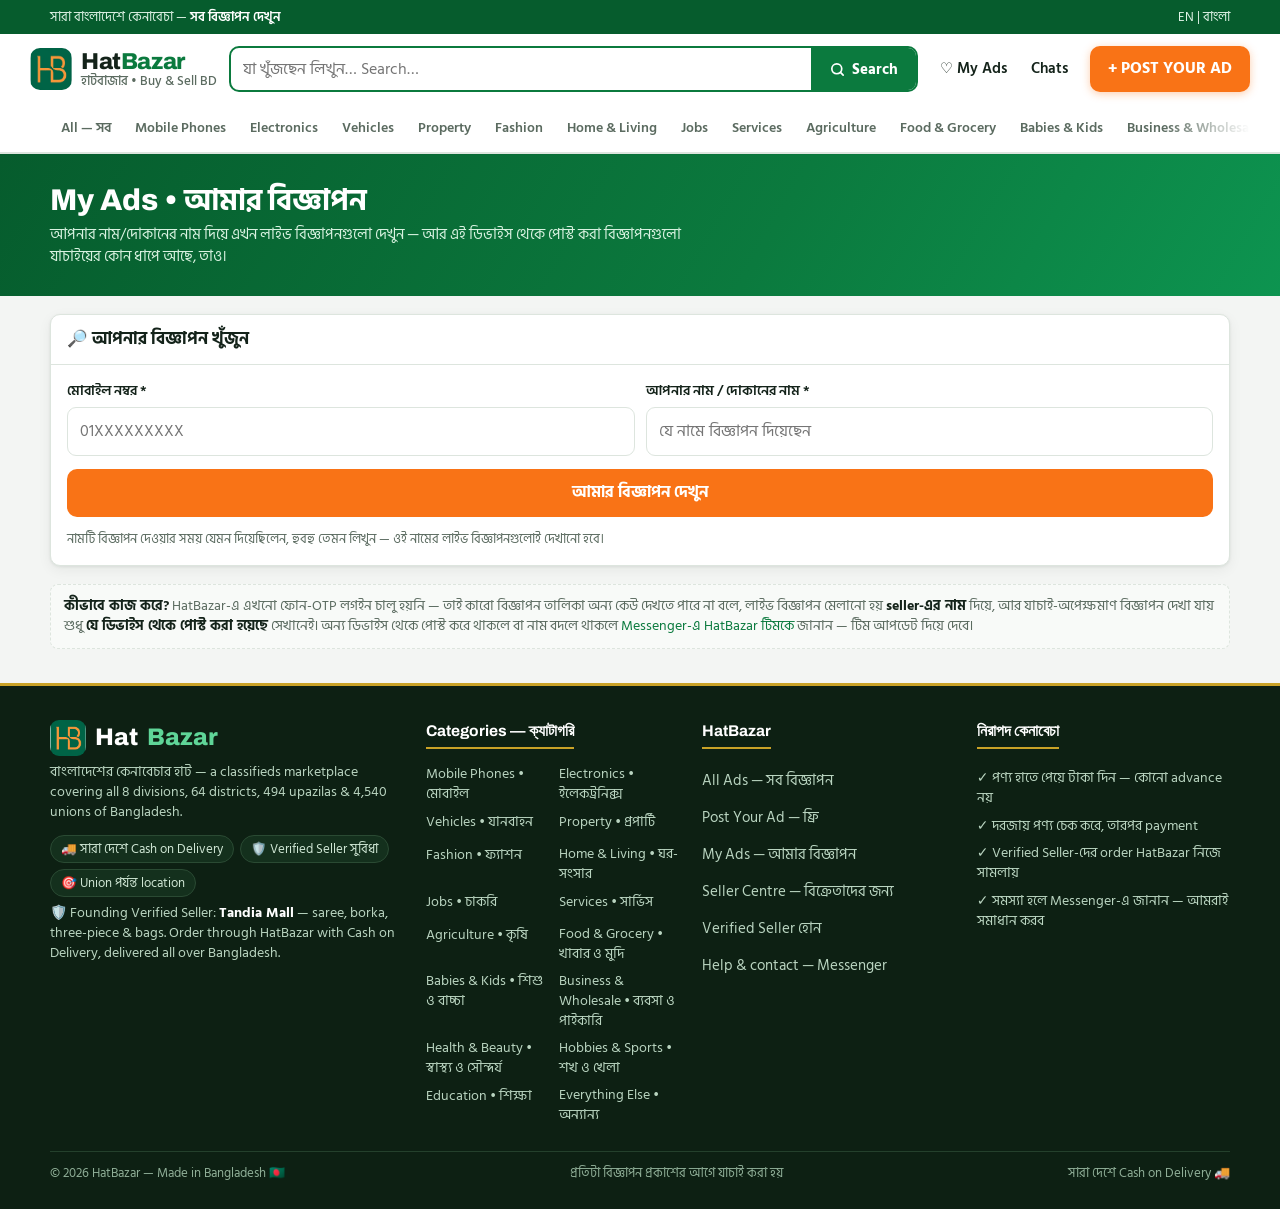
<file: seller.html>
<!doctype html>
<html lang="en">
<head>
<meta charset="utf-8">
<meta name="viewport" content="width=device-width, initial-scale=1, viewport-fit=cover">
<meta name="color-scheme" content="light dark">
<link rel="icon" type="image/png" href="logo.png">
<title>My Ads • HatBazar</title>
<meta name="description" content="আপনার HatBazar বিজ্ঞাপনগুলো দেখুন — যেগুলো লাইভ আছে আর যেগুলো যাচাইয়ের অপেক্ষায়।">
<link rel="canonical" href="https://tanvirahmed-bd.github.io/hatbazar/seller.html">
<meta property="og:type" content="website">
<meta property="og:site_name" content="HatBazar">
<meta property="og:title" content="My Ads • HatBazar">
<meta property="og:description" content="আপনার লাইভ ও যাচাই-অপেক্ষমাণ বিজ্ঞাপনগুলো দেখুন।">
<meta property="og:url" content="https://tanvirahmed-bd.github.io/hatbazar/seller.html">
<meta property="og:image" content="https://tanvirahmed-bd.github.io/hatbazar/og-image.png">
<meta name="twitter:card" content="summary_large_image">
<link rel="preconnect" href="https://fonts.googleapis.com">
<link rel="preconnect" href="https://fonts.gstatic.com" crossorigin>
<link href="https://fonts.googleapis.com/css2?family=Archivo:wght@500;700;800&family=Hind+Siliguri:wght@400;500;600;700&display=swap" rel="stylesheet">
<link rel="stylesheet" href="assets/style.css">
<script async src="https://www.googletagmanager.com/gtag/js?id=G-D207HZJB77"></script>
<script>
window.dataLayer = window.dataLayer || [];
function gtag(){dataLayer.push(arguments);}
gtag('js', new Date());
gtag('config', 'G-D207HZJB77');
</script>
</head>
<body>

<div class="topstrip">
  <div class="wrap">
    <div>সারা বাংলাদেশে কেনাবেচা — <a href="index.html#listings">সব বিজ্ঞাপন দেখুন</a></div>
    <div>EN | <span lang="bn">বাংলা</span></div>
  </div>
</div>

<header class="site">
  <div class="wrap header-in">
    <a class="logo" href="index.html" aria-label="HatBazar home" style="text-decoration:none">
      <img class="logo-img" src="logo.png" alt="HatBazar" width="42" height="42">
      <span class="logo-text"><b>Hat<em>Bazar</em></b><small>হাটবাজার • Buy &amp; Sell BD</small></span>
    </a>
    <form class="searchbar" action="index.html" method="get" role="search">
      <input name="q" type="search" placeholder="যা খুঁজছেন লিখুন… Search…" aria-label="Search ads">
      <button class="go" type="submit" aria-label="Search">
        <svg width="17" height="17" viewBox="0 0 24 24" fill="none" stroke="currentColor" stroke-width="2.4" stroke-linecap="round"><circle cx="11" cy="11" r="7"/><path d="m20 20-3.8-3.8"/></svg>
        <span>Search</span>
      </button>
    </form>
    <div class="header-links">
      <a href="seller.html" style="font-size:14.5px;font-weight:600;color:var(--ink);padding:8px 10px;min-height:44px;display:inline-flex;align-items:center">♡ My Ads</a>
      <a href="https://m.me/TandiaMall" target="_blank" rel="noopener" style="font-size:14.5px;font-weight:600;color:var(--ink);padding:8px 10px;min-height:44px;display:inline-flex;align-items:center">Chats</a>
    </div>
    <a class="post-btn" href="post.html" style="display:inline-flex;align-items:center;text-decoration:none">+ POST YOUR AD</a>
  </div>
  <nav class="catnav"><div class="wrap" id="catNav"></div></nav>
</header>

<div class="page-head">
  <div class="wrap">
    <h1>My Ads • আমার বিজ্ঞাপন</h1>
    <p>আপনার নাম/দোকানের নাম দিয়ে এখন লাইভ বিজ্ঞাপনগুলো দেখুন — আর এই ডিভাইস থেকে পোস্ট করা বিজ্ঞাপনগুলো যাচাইয়ের কোন ধাপে আছে, তাও।</p>
  </div>
</div>

<main class="wrap">
  <div class="page-card">
    <div class="card-head">🔎 আপনার বিজ্ঞাপন খুঁজুন</div>
    <form class="post" id="lookupForm">
      <div class="frow">
        <label>মোবাইল নম্বর *<input required id="sPhone" inputmode="tel" placeholder="01XXXXXXXXX" autocomplete="tel"></label>
        <label>আপনার নাম / দোকানের নাম *<input required id="sName" maxlength="60" placeholder="যে নামে বিজ্ঞাপন দিয়েছেন"></label>
      </div>
      <div class="form-err" id="lookupErr"></div>
      <button class="btn btn-orange" type="submit">আমার বিজ্ঞাপন দেখুন</button>
      <small style="color:var(--muted)">নামটি বিজ্ঞাপন দেওয়ার সময় যেমন দিয়েছিলেন, হুবহু তেমন লিখুন — ওই নামের লাইভ বিজ্ঞাপনগুলোই দেখানো হবে।</small>
    </form>
  </div>

  <div id="results" style="display:none">
    <section class="block" style="padding-top:4px">
      <div class="sec-head"><h2>এখন লাইভ <span class="bn">• Live ads</span></h2></div>
      <div class="stack" id="liveList"></div>
      <div class="empty" id="liveEmpty" style="display:none"><b>এই নামে কোনো লাইভ বিজ্ঞাপন নেই</b>বিজ্ঞাপন যাচাই শেষে লাইভ হলে এখানে দেখা যাবে।</div>
    </section>
    <section class="block">
      <div class="sec-head"><h2>এই ডিভাইস থেকে পোস্ট করা <span class="bn">• Submitted from this device</span></h2></div>
      <div class="stack" id="pendList"></div>
      <div class="empty" id="pendEmpty" style="display:none"><b>এই ফোন নম্বরে কোনো জমা পাওয়া যায়নি</b>এই ডিভাইস/ব্রাউজার থেকে পোস্ট করা বিজ্ঞাপনগুলোই এখানে দেখা যায়।</div>
    </section>
  </div>

  <div class="note-box" style="margin:0 0 22px">
    <b>কীভাবে কাজ করে?</b> HatBazar-এ এখনো ফোন-OTP লগইন চালু হয়নি — তাই কারো বিজ্ঞাপন তালিকা অন্য কেউ দেখতে পারে না বলে, লাইভ বিজ্ঞাপন মেলানো হয় <b>seller-এর নাম</b> দিয়ে, আর যাচাই-অপেক্ষমাণ বিজ্ঞাপন দেখা যায় শুধু <b>যে ডিভাইস থেকে পোস্ট করা হয়েছে</b> সেখানেই। অন্য ডিভাইস থেকে পোস্ট করে থাকলে বা নাম বদলে থাকলে <a href="https://m.me/TandiaMall" target="_blank" rel="noopener">Messenger-এ HatBazar টিমকে</a> জানান — টিম আপডেট দিয়ে দেবে।
  </div>
</main>

<footer>
  <div class="wrap">
    <div class="foot-brand">
      <div class="foot-logo"><img class="foot-logo-img" src="logo.png" alt="HatBazar logo">Hat<em>Bazar</em></div>
      <p>বাংলাদেশের কেনাবেচার হাট — a classifieds marketplace covering all 8 divisions, 64 districts, 494 upazilas &amp; 4,540 unions of Bangladesh.</p>
      <div class="foot-chips"><span>🚚 সারা দেশে Cash on Delivery</span><span>🛡️ Verified Seller সুবিধা</span><span>🎯 Union পর্যন্ত location</span></div>
      <p>🛡️ Founding Verified Seller: <b style="color:#fff">Tandia Mall</b> — saree, borka, three-piece &amp; bags. Order through HatBazar with Cash on Delivery, delivered all over Bangladesh.</p>
    </div>
    <div><h4>Categories — ক্যাটাগরি</h4><ul class="foot-cats" id="footCats">
      <li><a class="flink" href="index.html">Mobile Phones • মোবাইল</a></li>
      <li><a class="flink" href="index.html">Electronics • ইলেকট্রনিক্স</a></li>
      <li><a class="flink" href="index.html">Vehicles • যানবাহন</a></li>
      <li><a class="flink" href="index.html">Property • প্রপার্টি</a></li>
      <li><a class="flink" href="index.html">Fashion • ফ্যাশন</a></li>
      <li><a class="flink" href="index.html">Home & Living • ঘর-সংসার</a></li>
      <li><a class="flink" href="index.html">Jobs • চাকরি</a></li>
      <li><a class="flink" href="index.html">Services • সার্ভিস</a></li>
      <li><a class="flink" href="index.html">Agriculture • কৃষি</a></li>
      <li><a class="flink" href="index.html">Food & Grocery • খাবার ও মুদি</a></li>
      <li><a class="flink" href="index.html">Babies & Kids • শিশু ও বাচ্চা</a></li>
      <li><a class="flink" href="index.html">Business & Wholesale • ব্যবসা ও পাইকারি</a></li>
      <li><a class="flink" href="index.html">Health & Beauty • স্বাস্থ্য ও সৌন্দর্য</a></li>
      <li><a class="flink" href="index.html">Hobbies & Sports • শখ ও খেলা</a></li>
      <li><a class="flink" href="index.html">Education • শিক্ষা</a></li>
      <li><a class="flink" href="index.html">Everything Else • অন্যান্য</a></li>
    </ul></div>
    <div><h4>HatBazar</h4><ul>
      <li><a class="flink" href="index.html">All Ads — সব বিজ্ঞাপন</a></li>
      <li><a class="flink" href="post.html">Post Your Ad — ফ্রি</a></li>
      <li><a class="flink" href="seller.html">My Ads — আমার বিজ্ঞাপন</a></li>
      <li><a class="flink" href="seller-centre.html">Seller Centre — বিক্রেতাদের জন্য</a></li>
      <li><a class="flink" href="seller-centre.html">Verified Seller হোন</a></li>
      <li><a class="flink" href="https://m.me/TandiaMall" target="_blank" rel="noopener">Help &amp; contact — Messenger</a></li>
    </ul></div>
    <div><h4>নিরাপদ কেনাবেচা</h4><ul class="foot-safe">
      <li>✓ পণ্য হাতে পেয়ে টাকা দিন — কোনো advance নয়</li>
      <li>✓ দরজায় পণ্য চেক করে, তারপর payment</li>
      <li>✓ Verified Seller-দের order HatBazar নিজে সামলায়</li>
      <li>✓ সমস্যা হলে Messenger-এ জানান — আমরাই সমাধান করব</li>
    </ul></div>
    <div class="foot-bottom"><span>© 2026 HatBazar — Made in Bangladesh 🇧🇩</span><span>প্রতিটা বিজ্ঞাপন প্রকাশের আগে যাচাই করা হয়</span><span>সারা দেশে Cash on Delivery 🚚</span></div>
  </div>
</footer>

<div class="toast" id="toast"></div>

<nav class="mnav" aria-label="Mobile">
  <a href="index.html"><svg viewBox="0 0 24 24" fill="none" stroke="currentColor" stroke-width="2"><path d="M3 11 12 3l9 8v9a1 1 0 0 1-1 1h-5v-6h-6v6H4a1 1 0 0 1-1-1z"/></svg>Home</a>
  <a href="index.html#listings"><svg viewBox="0 0 24 24" fill="none" stroke="currentColor" stroke-width="2"><circle cx="11" cy="11" r="7"/><path d="m20 20-3.8-3.8"/></svg>Search</a>
  <a class="post-mid" href="post.html"><span class="fab">+</span>Post Ad</a>
  <a class="on" href="seller.html"><svg viewBox="0 0 24 24" fill="none" stroke="currentColor" stroke-width="2"><path d="M12 21s-7.5-4.7-10-9.3C.4 8.6 2.3 5 5.7 5c2 0 3.4 1.1 4.3 2.4h4C15 6.1 16.4 5 18.4 5c3.4 0 5.3 3.6 3.6 6.7C19.5 16.3 12 21 12 21z" transform="scale(.92) translate(1,1)"/></svg>My Ads</a>
  <a href="https://m.me/TandiaMall" target="_blank" rel="noopener"><svg viewBox="0 0 24 24" fill="none" stroke="currentColor" stroke-width="2"><path d="M21 12a8 8 0 0 1-8 8H4l2-3a8 8 0 1 1 15-5z"/></svg>Chats</a>
</nav>

<script src="assets/config.js"></script>
<script src="assets/data.js"></script>
<script src="assets/app.js"></script>
<script>
(function () {
  'use strict';
  var HB = window.HB, $ = HB.$, esc = HB.esc;

  $('catNav').innerHTML = '<a href="index.html">All — সব</a>' + HB.CATEGORIES.map(function (c) {
    return '<a href="index.html?cat=' + c.id + '">' + esc(c.name) + '</a>';
  }).join('');
  var fcEl = $('footCats'); if (fcEl && !fcEl.children.length) fcEl.innerHTML = HB.CATEGORIES.slice(0, 8).map(function (c) {
    return '<li><a class="flink" href="index.html?cat=' + c.id + '">' + esc(c.name) + ' • ' + esc(c.bn) + '</a></li>';
  }).join('');

  /* prefill from the latest submission on this device */
  var subs = HB.getSubmissions();
  if (subs.length) {
    var last = subs[subs.length - 1];
    $('sPhone').value = last.phone || '';
    $('sName').value = last.seller_name || '';
  }

  function adRow(ad) {
    var img = (ad.photos && ad.photos.length)
      ? '<img src="' + esc(ad.photos[0]) + '" alt="">'
      : '';
    return '<div class="myad">' + img +
      '<span><span class="t">' + esc(ad.title) + '</span><br><span class="m">' + HB.fmt(ad.price) + ' • ' + esc(HB.catName(ad.cat)) + ' • 📍 ' + esc(HB.adLocLabel(ad)) + '</span></span>' +
      '<span class="st"><a class="live-tag" href="' + HB.adHref(ad) + '" style="text-decoration:none">● LIVE — দেখুন</a></span></div>';
  }
  function pendRow(s) {
    var when = s.at ? HB.fmtDate(s.at) : '';
    return '<div class="myad"><span><span class="t">' + esc(s.title) + '</span><br><span class="m">' + HB.fmt(s.price) + ' • ' + esc(HB.catName(s.cat)) + (when ? ' • জমা: ' + when : '') + '</span></span>' +
      '<span class="st"><span class="pend-tag">যাচাই চলছে</span></span></div>';
  }

  $('lookupForm').addEventListener('submit', function (e) {
    e.preventDefault();
    var err = $('lookupErr');
    err.classList.remove('show');
    var phone = $('sPhone').value.trim();
    var name = $('sName').value.trim();
    if (!/^01[3-9]\d{8}$/.test(phone)) {
      err.textContent = 'সঠিক মোবাইল নম্বর দিন (01XXXXXXXXX — 11 ডিজিট)।';
      err.classList.add('show');
      return;
    }
    if (!name) {
      err.textContent = 'আপনার নাম / দোকানের নাম লিখুন।';
      err.classList.add('show');
      return;
    }
    $('results').style.display = '';
    $('liveList').innerHTML = '<div class="note-box">খুঁজছি…</div>';
    $('liveEmpty').style.display = 'none';

    function showLive(ads) {
      $('liveList').innerHTML = ads.map(adRow).join('');
      $('liveEmpty').style.display = ads.length ? 'none' : '';
      $('liveList').style.display = ads.length ? '' : 'none';
    }
    HB.fetchLiveAdsBySeller(name).then(function (ads) {
      if (ads.length) { showLive(ads); return; }
      /* DB has no live ads for this name (or is not seeded yet) — also check the
         built-in set so the founding seller's ads still show pre-seed. */
      HB.sbGet('ads?status=eq.live&select=id&limit=1').then(function (rows) {
        if (!rows.length) {
          var fb = (window.HB_FALLBACK_ADS || [])
            .filter(function (a) { return (a.seller_name || '').toLowerCase() === name.toLowerCase(); })
            .map(HB.normalizeFallback);
          showLive(fb);
        } else showLive([]);
      }).catch(function () { showLive([]); });
    }).catch(function () {
      var fb = (window.HB_FALLBACK_ADS || [])
        .filter(function (a) { return (a.seller_name || '').toLowerCase() === name.toLowerCase(); })
        .map(HB.normalizeFallback);
      showLive(fb);
    });

    var mine = HB.getSubmissions().filter(function (s) { return s.phone === phone; });
    $('pendList').innerHTML = mine.map(pendRow).join('');
    $('pendEmpty').style.display = mine.length ? 'none' : '';
    $('pendList').style.display = mine.length ? '' : 'none';
    $('results').scrollIntoView({ behavior: 'smooth' });
  });
})();
</script>
</body>
</html>
</file>
<file: assets/style.css>
:root{
  --green:#0b7a3e; --green-dark:#065c2d; --green-soft:#e6f4ec;
  --accent:#f97316; --accent-dark:#ea580c;
  --bg:#f3f5f3; --surface:#ffffff; --surface2:#f8faf8;
  --ink:#14231a; --muted:#5b6b60; --line:#dde5de;
  --gold:#b8860b; --red:#dc2626;
  --shadow:0 1px 3px rgba(10,40,20,.08),0 4px 14px rgba(10,40,20,.06);
  --radius:10px;
}
@media (prefers-color-scheme: dark){
  :root{
    --bg:#0f1511; --surface:#18211a; --surface2:#1e2a20;
    --ink:#e8f0e9; --muted:#9db3a2; --line:#2b3a2e;
    --green-soft:#1c3324; --shadow:0 1px 3px rgba(0,0,0,.4),0 4px 14px rgba(0,0,0,.3);
  }
}
*{box-sizing:border-box}
html{scroll-behavior:smooth}
body{margin:0;font-family:"Hind Siliguri",system-ui,sans-serif;background:var(--bg);color:var(--ink);font-size:16px;line-height:1.45;padding-bottom:64px}
@media(min-width:860px){body{padding-bottom:0}}
a{color:var(--green);text-decoration:none}
button{font-family:inherit;cursor:pointer}
img{display:block;max-width:100%}
h1,h2,h3{font-family:"Archivo","Hind Siliguri",sans-serif;margin:0}
.wrap{max-width:1220px;margin:0 auto;padding:0 14px}
@media(min-width:860px){.wrap{padding:0 20px}}

/* ---------- Top strip ---------- */
.topstrip{background:var(--green-dark);color:#dff3e6;font-size:13px}
.topstrip .wrap{display:flex;justify-content:space-between;align-items:center;min-height:34px;gap:10px;flex-wrap:wrap}
.topstrip a{color:#fff;font-weight:600}
.topstrip .locs{display:none;gap:14px}
@media(min-width:860px){.topstrip .locs{display:flex}}
.topstrip .locs button{background:none;border:0;color:#cfeeda;font-size:13px;min-height:34px;padding:0 2px}
.topstrip .locs button:hover{color:#fff;text-decoration:underline}

/* ---------- Header ---------- */
header.site{position:sticky;top:0;z-index:60;background:var(--surface);border-bottom:1px solid var(--line);box-shadow:0 1px 0 rgba(0,0,0,.02)}
.header-in{display:flex;align-items:center;gap:10px;padding:6px 0;flex-wrap:wrap}
@media(min-width:860px){.header-in{gap:12px;padding:10px 0}}
.logo{display:flex;align-items:center;gap:9px;flex-shrink:0;cursor:pointer;background:none;border:0;text-align:left;padding:4px 0;min-height:44px}
.logo-mark{width:42px;height:42px;border-radius:10px;background:var(--green);color:#fff;display:grid;place-items:center;font-family:"Archivo";font-weight:800;font-size:20px;letter-spacing:-.5px}
.logo-mark span{color:#ffd166}
.logo-img{width:42px;height:42px;border-radius:10px;display:block;flex-shrink:0}
.logo-text{line-height:1.05}
.logo-text b{font-family:"Archivo";font-size:23px;font-weight:800;color:var(--ink);letter-spacing:-.4px}
.logo-text b em{font-style:normal;color:var(--green)}
.logo-text small{display:block;font-size:12.5px;color:var(--muted);font-weight:500}
.searchbar{flex:1 1 320px;display:flex;border:2px solid var(--green);border-radius:10px;overflow:hidden;background:var(--surface);min-height:46px}
.searchbar input{flex:1;border:0;outline:0;padding:0 12px;font-size:15.5px;font-family:inherit;background:transparent;color:var(--ink);min-width:80px}
.searchbar select{border:0;border-left:1px solid var(--line);background:var(--surface2);font-family:inherit;font-size:14px;padding:0 6px;color:var(--ink);max-width:128px;outline:0}
.searchbar .go{background:var(--green);color:#fff;border:0;padding:0 18px;font-weight:700;font-size:15px;display:flex;align-items:center;gap:6px}
.searchbar .go:hover{background:var(--green-dark)}
.post-btn{background:var(--accent);color:#fff;border:0;border-radius:10px;padding:0 18px;min-height:46px;font-weight:700;font-size:15.5px;box-shadow:0 2px 8px rgba(249,115,22,.35);white-space:nowrap}
.post-btn:hover{background:var(--accent-dark)}
.header-links{display:none;gap:4px}
@media(min-width:1020px){.header-links{display:flex}}
.header-links button{background:none;border:0;font-size:14.5px;font-weight:600;color:var(--ink);padding:8px 10px;min-height:44px;border-radius:8px}
.header-links button:hover{background:var(--green-soft)}

/* ---------- Category nav strip ---------- */
.catnav{background:var(--surface);border-bottom:1px solid var(--line)}
.catnav .wrap{display:flex;gap:2px;overflow-x:auto;padding-top:4px;padding-bottom:4px;scrollbar-width:none;-webkit-mask-image:linear-gradient(to right,#000 93%,transparent);mask-image:linear-gradient(to right,#000 93%,transparent)}
.catnav .wrap::-webkit-scrollbar{display:none}
.catnav button{flex:0 0 auto;background:none;border:0;padding:8px 11px;font-size:14px;font-weight:600;color:var(--muted);border-radius:8px;min-height:40px;white-space:nowrap}
.catnav button.on{background:var(--green-soft);color:var(--green-dark)}
@media (prefers-color-scheme: dark){.catnav button.on{color:#7ddba3}}

/* ---------- Hero ---------- */
.hero{background:linear-gradient(120deg,var(--green-dark),var(--green) 55%,#0d9450);color:#fff}
.hero .wrap{padding:14px 14px 18px}
@media(min-width:860px){.hero .wrap{padding:36px 20px 40px}}
.hero h1{font-size:23px;line-height:1.15;font-weight:800;max-width:640px}
@media(min-width:860px){.hero h1{font-size:38px}}
.hero h1 .bn{color:#ffd166}
.hero p{margin:6px 0 0;max-width:560px;color:#d8f2e0;font-size:15px}
@media(min-width:860px){.hero p{margin:10px 0 0;font-size:16px}}
.hero-stats{display:flex;gap:10px;margin-top:12px;flex-wrap:wrap}
@media(min-width:860px){.hero-stats{margin-top:18px}}
.hero-stats div{background:rgba(255,255,255,.13);border:1px solid rgba(255,255,255,.22);border-radius:10px;padding:6px 14px}
@media(min-width:860px){.hero-stats div{padding:8px 14px}}
.hero-stats b{display:block;font-size:18px;font-family:"Archivo"}
.hero-stats small{font-size:12.5px;color:#cdeeda}
.pop-search{margin-top:10px;font-size:14px;color:#cdeeda;display:flex;gap:8px;flex-wrap:wrap;align-items:center}
@media(min-width:860px){.pop-search{margin-top:16px}}
.pop-search button{background:rgba(255,255,255,.16);border:1px solid rgba(255,255,255,.3);color:#fff;border-radius:999px;padding:6px 13px;font-size:13.5px;min-height:36px}
.pop-search button:hover{background:rgba(255,255,255,.28)}

/* ---------- Sections ---------- */
section.block{padding:24px 0 6px}
.sec-head{display:flex;align-items:baseline;justify-content:space-between;gap:12px;margin-bottom:14px}
.sec-head h2{font-size:21px;font-weight:700}
.sec-head h2 .bn{color:var(--green);font-family:"Hind Siliguri";font-weight:600;font-size:18px}
.sec-head button{background:none;border:0;color:var(--green);font-weight:700;font-size:14.5px;min-height:36px;padding:4px 6px}

/* Category grid */
.cat-grid{display:grid;grid-template-columns:repeat(3,1fr);gap:10px}
@media(min-width:640px){.cat-grid{grid-template-columns:repeat(4,1fr)}}
@media(min-width:1020px){.cat-grid{grid-template-columns:repeat(6,1fr)}}
.cat-card{background:var(--surface);border:1px solid var(--line);border-radius:var(--radius);padding:16px 8px 13px;text-align:center;cursor:pointer;transition:transform .12s,box-shadow .12s;min-height:108px}
.cat-card:hover{transform:translateY(-2px);box-shadow:var(--shadow);border-color:var(--green)}
.cat-card .ic{width:46px;height:46px;margin:0 auto 8px;border-radius:12px;background:var(--green-soft);display:grid;place-items:center;color:var(--green-dark)}
@media (prefers-color-scheme: dark){.cat-card .ic{color:#7ddba3}}
.cat-card .ic svg{width:25px;height:25px}
.cat-card b{display:block;font-size:14.5px;line-height:1.25}
.cat-card small{color:var(--muted);font-size:12.5px}
.cat-card.new-cat{border-color:#f3c48a;background:linear-gradient(180deg,var(--surface),#fff8ec)}
@media (prefers-color-scheme: dark){.cat-card.new-cat{background:var(--surface);border-color:#5a4520}}
.new-tag{display:inline-block;background:var(--accent);color:#fff;font-size:10px;font-weight:800;letter-spacing:.4px;border-radius:999px;padding:2px 7px;margin-left:7px;margin-right:2px;vertical-align:2px}

/* Labour-to-corporate ladder */
.ladder{background:var(--surface);border:1px solid var(--line);border-radius:var(--radius);padding:16px;display:grid;gap:16px}
.ladder-row{display:grid;gap:8px}
.ladder-row-head{display:flex;align-items:baseline;gap:8px;flex-wrap:wrap}
.ladder-row-head b{font-size:16px}
.ladder-row-head span{color:var(--muted);font-size:13.5px}
.ladder .chips{gap:7px}
.sub-pill{display:inline-flex;align-self:flex-start;background:var(--green-soft);color:var(--green-dark);border-radius:999px;padding:3px 9px;font-size:12px;font-weight:700;line-height:1.35}
@media (prefers-color-scheme: dark){.sub-pill{color:#7ddba3}}
.sub-filter{width:100%;border-top:1px dashed var(--line);padding-top:10px;display:grid;gap:8px}
.sub-filter[hidden]{display:none}
.sub-filter-head{display:flex;gap:8px;align-items:center;flex-wrap:wrap;font-size:13.5px}
.sub-filter-head b{color:var(--ink)}
.sub-filter select{font-family:inherit;font-size:14.5px;padding:8px;border:1px solid var(--line);border-radius:8px;background:var(--surface);color:var(--ink);min-height:40px;max-width:100%}

/* Filter bar */
.filterbar{display:flex;gap:8px;flex-wrap:wrap;align-items:center;background:var(--surface);border:1px solid var(--line);border-radius:var(--radius);padding:10px 12px;margin-bottom:14px}
.filterbar label{font-size:13.5px;font-weight:600;color:var(--muted)}
.filterbar select{font-family:inherit;font-size:14.5px;padding:8px;border:1px solid var(--line);border-radius:8px;background:var(--surface);color:var(--ink);min-height:40px}
.chips{display:flex;gap:6px;flex-wrap:wrap}
.chip{border:1px solid var(--line);background:var(--surface2);border-radius:999px;padding:7px 13px;font-size:13.5px;font-weight:600;min-height:38px;color:var(--ink)}
.chip.on{background:var(--green);border-color:var(--green);color:#fff}
.result-line{font-size:14px;color:var(--muted);margin:0 0 10px}
.result-line b{color:var(--ink)}

/* Listing grid */
.list-grid{display:grid;grid-template-columns:repeat(2,1fr);gap:10px}
@media(min-width:640px){.list-grid{grid-template-columns:repeat(3,1fr);gap:14px}}
@media(min-width:1020px){.list-grid{grid-template-columns:repeat(4,1fr)}}
.card{background:var(--surface);border:1px solid var(--line);border-radius:var(--radius);overflow:hidden;cursor:pointer;display:flex;flex-direction:column;transition:box-shadow .12s,transform .12s;text-align:left;padding:0;font-family:inherit;color:var(--ink)}
.card:hover{box-shadow:var(--shadow);transform:translateY(-2px)}
.card .ph{position:relative;aspect-ratio:4/3;background:var(--surface2);overflow:hidden}
.card .ph img{width:100%;height:100%;object-fit:cover}
.card .ph .ph-fallback{width:100%;height:100%;display:grid;place-items:center;color:var(--green)}
.card .ph .ph-fallback svg{width:52px;height:52px;opacity:.55}
.badge{position:absolute;top:8px;left:8px;background:var(--green);color:#fff;font-size:11.5px;font-weight:700;padding:3px 8px;border-radius:6px;letter-spacing:.2px}
.badge.feat{background:var(--accent)}
.fav{position:absolute;top:6px;right:6px;width:38px;height:38px;border-radius:50%;border:0;background:rgba(255,255,255,.92);display:grid;place-items:center;font-size:17px;color:#888;line-height:1}
.fav.on{color:var(--red)}
.card .body{padding:10px 12px 12px;display:flex;flex-direction:column;gap:3px;flex:1}
.card .price{font-family:"Archivo";font-weight:800;font-size:18px;color:var(--green-dark)}
@media (prefers-color-scheme: dark){.card .price{color:#5fd598}}
.card .price small{font-family:"Hind Siliguri";font-weight:600;font-size:12.5px;color:var(--muted)}
.card h3{font-family:"Hind Siliguri";font-size:15px;font-weight:600;line-height:1.3;display:-webkit-box;-webkit-line-clamp:2;-webkit-box-orient:vertical;overflow:hidden}
.card .meta{margin-top:auto;padding-top:6px;font-size:12.5px;color:var(--muted);display:flex;justify-content:space-between;gap:4px 8px;flex-wrap:wrap}
.card:focus-visible{outline:2px solid var(--green);outline-offset:2px}
.empty{background:var(--surface);border:1px dashed var(--line);border-radius:var(--radius);padding:36px 18px;text-align:center;color:var(--muted)}
.empty b{color:var(--ink);display:block;font-size:17px;margin-bottom:4px}

/* How it works / trust band */
.band{display:grid;gap:10px;margin:22px 0 6px}
@media(min-width:860px){.band{grid-template-columns:repeat(3,1fr)}}
.band .b{background:var(--surface);border:1px solid var(--line);border-radius:var(--radius);padding:16px}
.band .b b{display:flex;align-items:center;gap:8px;font-size:16px;margin-bottom:5px}
.band .b p{margin:0;color:var(--muted);font-size:14.5px}
.band .n{width:26px;height:26px;border-radius:50%;background:var(--green);color:#fff;display:grid;place-items:center;font-size:14px;font-family:"Archivo";flex-shrink:0}

/* Footer */
footer{background:#0d2013;color:#b9d4c0;margin-top:34px}
@media (prefers-color-scheme: dark){footer{background:#0a140c}}
footer .wrap{padding:28px 14px 20px;display:grid;gap:22px}
@media(min-width:860px){footer .wrap{grid-template-columns:1.4fr 1fr 1fr 1fr;padding:34px 20px 22px}}
footer h4{color:#fff;margin:0 0 10px;font-size:15.5px;font-family:"Archivo"}
footer ul{list-style:none;margin:0;padding:0}
footer li{margin:5px 0}
footer button.flink{background:none;border:0;color:#b9d4c0;font-size:14.5px;padding:4px 0;min-height:32px;text-align:left;font-family:inherit}
footer button.flink:hover{color:#fff;text-decoration:underline}
footer p{font-size:14px;margin:6px 0}
.foot-logo{font-family:"Archivo";font-size:24px;font-weight:800;color:#fff}
.foot-logo em{font-style:normal;color:#5fd598}
.foot-bottom{border-top:1px solid #24402c;padding:12px 0 4px;font-size:13px;color:#8fae97;display:flex;justify-content:space-between;gap:10px;flex-wrap:wrap;grid-column:1/-1}

/* ---------- Modals ---------- */
.overlay{position:fixed;inset:0;background:rgba(8,20,12,.62);z-index:100;display:none;align-items:flex-end;justify-content:center}
.overlay.open{display:flex}
@media(min-width:760px){.overlay{align-items:center;padding:20px}}
.sheet{background:var(--surface);width:100%;max-height:94vh;overflow-y:auto;border-radius:16px 16px 0 0}
@media(min-width:760px){.sheet{max-width:860px;border-radius:14px}}
.sheet-sm{max-width:560px}
.sheet-head{position:sticky;top:0;background:var(--surface);display:flex;justify-content:space-between;align-items:center;padding:12px 16px;border-bottom:1px solid var(--line);z-index:2}
.sheet-head b{font-size:16.5px}
.x-btn{width:40px;height:40px;border-radius:50%;border:1px solid var(--line);background:var(--surface2);font-size:18px;color:var(--ink)}
.detail{display:grid}
@media(min-width:760px){.detail{grid-template-columns:1.25fr 1fr}}
.detail .dimg{background:var(--surface2);min-height:260px;display:grid;place-items:center}
.detail .dimg img{width:100%;height:100%;object-fit:cover;max-height:520px}
.detail .dimg svg{width:90px;height:90px;color:var(--green);opacity:.5}
.detail .dbody{padding:18px}
.detail .dprice{font-family:"Archivo";font-size:27px;font-weight:800;color:var(--green-dark)}
@media (prefers-color-scheme: dark){.detail .dprice{color:#5fd598}}
.detail h2{font-family:"Hind Siliguri";font-size:21px;font-weight:700;line-height:1.3;margin:4px 0 8px}
.dmeta{display:flex;gap:14px;flex-wrap:wrap;font-size:13.5px;color:var(--muted);margin-bottom:12px}
.spec{display:grid;grid-template-columns:1fr 1fr;gap:1px;background:var(--line);border:1px solid var(--line);border-radius:10px;overflow:hidden;margin:12px 0}
.spec div{background:var(--surface);padding:9px 12px}
.spec small{display:block;color:var(--muted);font-size:12px}
.spec b{font-size:14.5px}
.detail .desc{font-size:15px;color:var(--ink);white-space:pre-line}
.seller{border:1px solid var(--line);border-radius:10px;padding:13px 14px;margin:16px 0;background:var(--surface2)}
.seller .row{display:flex;align-items:center;gap:11px}
.avatar{width:46px;height:46px;border-radius:50%;background:var(--green);color:#fff;display:grid;place-items:center;font-family:"Archivo";font-weight:800;font-size:18px;flex-shrink:0}
.seller b{font-size:16px}
.seller small{display:block;color:var(--muted);font-size:13px}
.vbadge{background:var(--green);color:#fff;font-size:11px;font-weight:700;border-radius:5px;padding:2px 6px;margin-left:6px;vertical-align:2px}
.cta-row{display:grid;grid-template-columns:1fr 1fr;gap:9px}
.btn{border:0;border-radius:10px;min-height:48px;font-weight:700;font-size:15.5px;padding:10px 12px}
.btn-green{background:var(--green);color:#fff}
.btn-green:hover{background:var(--green-dark)}
.btn-line{background:var(--surface);border:2px solid var(--green);color:var(--green-dark)}
@media (prefers-color-scheme: dark){.btn-line{color:#5fd598}}
.btn-orange{background:var(--accent);color:#fff;width:100%}
.btn-orange:hover{background:var(--accent-dark)}
.safety{font-size:13px;color:var(--muted);background:var(--green-soft);border-radius:8px;padding:9px 12px;margin-top:14px}
.chatbox{border:1px solid var(--line);border-radius:10px;margin-top:14px;overflow:hidden;display:none}
.chatbox.open{display:block}
.chatlog{max-height:190px;overflow-y:auto;padding:12px;display:flex;flex-direction:column;gap:8px;background:var(--surface2)}
.msg{max-width:82%;padding:8px 12px;border-radius:12px;font-size:14.5px}
.msg.them{background:var(--surface);border:1px solid var(--line);align-self:flex-start}
.msg.me{background:var(--green);color:#fff;align-self:flex-end}
.chat-in{display:flex;border-top:1px solid var(--line)}
.chat-in input{flex:1;border:0;padding:12px;font-family:inherit;font-size:15px;background:var(--surface);color:var(--ink);outline:0;min-height:46px}
.chat-in button{background:var(--green);color:#fff;border:0;padding:0 18px;font-weight:700}

/* Post form */
form.post{padding:16px;display:grid;gap:13px}
form.post label{font-size:14px;font-weight:600;display:grid;gap:5px}
form.post input,form.post select,form.post textarea{font-family:inherit;font-size:15.5px;padding:11px 12px;border:1px solid var(--line);border-radius:9px;background:var(--surface);color:var(--ink);min-height:46px;width:100%}
form.post textarea{min-height:96px;resize:vertical}
.frow{display:grid;grid-template-columns:1fr 1fr;gap:11px}
@media(max-width:560px){.frow{grid-template-columns:1fr}}
.photo-pick{border:1.5px dashed var(--line);border-radius:10px;padding:14px;text-align:center;color:var(--muted);font-size:14px;cursor:pointer}
.photo-pick img{max-height:150px;margin:6px auto;border-radius:8px}
.success{display:none;padding:30px 20px 36px;text-align:center}
.success.show{display:block}
.success .tick{width:64px;height:64px;border-radius:50%;background:var(--green-soft);color:var(--green);display:grid;place-items:center;margin:0 auto 12px;font-size:30px;font-weight:800}
.success h3{font-size:20px;margin-bottom:6px}
.success p{color:var(--muted);margin:0 auto 18px;max-width:400px}

/* Toast */
.toast{position:fixed;left:50%;transform:translateX(-50%) translateY(20px);bottom:84px;background:#12291a;color:#eafff1;padding:12px 20px;border-radius:10px;font-size:15px;font-weight:600;opacity:0;pointer-events:none;transition:.25s;z-index:200;box-shadow:var(--shadow);max-width:92vw;text-align:center}
@media(min-width:860px){.toast{bottom:26px}}
.toast.show{opacity:1;transform:translateX(-50%) translateY(0)}

/* Mobile bottom nav */
.mnav{position:fixed;bottom:0;left:0;right:0;background:var(--surface);border-top:1px solid var(--line);z-index:70;display:grid;grid-template-columns:repeat(5,1fr)}
@media(min-width:860px){.mnav{display:none}}
.mnav button{background:none;border:0;padding:7px 2px 9px;font-size:11.5px;font-weight:600;color:var(--muted);display:flex;flex-direction:column;align-items:center;gap:2px;min-height:56px;font-family:inherit}
.mnav button svg{width:21px;height:21px}
.mnav button.on{color:var(--green)}
.mnav .post-mid{color:var(--accent-dark);font-weight:700}
.mnav .post-mid .fab{width:40px;height:40px;border-radius:50%;background:var(--accent);color:#fff;display:grid;place-items:center;margin-top:-16px;border:3px solid var(--surface);font-size:20px}

/* ---------- Location picker (Division → District → Upazila → Union) ---------- */
.loc-btn{display:flex;align-items:center;gap:6px;border:0;border-left:1px solid var(--line);background:var(--surface2);font-family:inherit;font-size:13.5px;font-weight:600;padding:0 10px;color:var(--ink);max-width:170px;min-height:44px;text-align:left}
.loc-btn span{white-space:nowrap;overflow:hidden;text-overflow:ellipsis}
.loc-btn svg{flex-shrink:0;color:var(--green)}
.loc-path{font-size:12.5px;color:var(--muted);margin-top:5px}
.loc-grid{display:grid;gap:11px}
@media(min-width:560px){.loc-grid{grid-template-columns:1fr 1fr}}
.loc-field{display:grid;gap:5px;font-size:14px;font-weight:600}
.loc-field select,.loc-field input[type="search"]{font-family:inherit;font-size:15.5px;padding:11px 12px;border:1px solid var(--line);border-radius:9px;background:var(--surface);color:var(--ink);min-height:46px;width:100%}
.loc-field select:disabled{opacity:.45}
.loc-panel{padding:16px;display:grid;gap:13px}
.loc-panel .lp-head b{font-size:16.5px;display:block}
.loc-panel .lp-head small{color:var(--muted);font-size:13px}
.loc-actions{display:flex;gap:9px;flex-wrap:wrap}
.loc-actions .btn{flex:1}
.loc-divs{display:grid;grid-template-columns:1fr 1fr;gap:8px}
.loc-divs button{border:1px solid var(--line);background:var(--surface2);border-radius:10px;padding:11px 10px;text-align:left;font-family:inherit;min-height:52px;color:var(--ink)}
.loc-divs button b{display:block;font-size:15px}
.loc-divs button small{color:var(--muted);font-size:12.5px}
.loc-divs button.on{border-color:var(--green);background:var(--green-soft);box-shadow:inset 0 0 0 1px var(--green)}
.filterbar .loc-summary{display:flex;align-items:center;gap:8px;flex-wrap:wrap;width:100%}
.loc-crumb{display:inline-flex;align-items:center;gap:6px;background:var(--green-soft);color:var(--green-dark);border-radius:999px;padding:6px 8px 6px 13px;font-size:13.5px;font-weight:600}
@media (prefers-color-scheme: dark){.loc-crumb{color:#7ddba3}}
.loc-crumb button{border:0;background:var(--surface);color:inherit;width:24px;height:24px;border-radius:50%;font-size:13px;line-height:1;display:grid;place-items:center}
.sell-cta{margin:14px 0 6px;background:linear-gradient(120deg,var(--green-dark),var(--green) 60%,#0d9450);color:#fff;border-radius:var(--radius);padding:20px;display:flex;gap:16px;align-items:center;justify-content:space-between;flex-wrap:wrap}
.sell-cta h2{font-size:21px;line-height:1.25}
.sell-cta p{margin:6px 0 0;color:#d8f2e0;font-size:15px;max-width:640px}
.sell-cta .post-btn{flex-shrink:0}
.loc-pick-btn{border:1px solid var(--green);background:var(--surface);color:var(--green-dark);border-radius:999px;padding:7px 14px;font-size:13.5px;font-weight:700;min-height:38px}
@media (prefers-color-scheme: dark){.loc-pick-btn{color:#7ddba3}}

/* ---------- Hybrid model: Verified Seller (managed) vs Regular (touch-free) ---------- */
.badge.hb-verified{background:linear-gradient(120deg,#f5b921,#ffd166);color:#2b1d00;box-shadow:0 1px 5px rgba(0,0,0,.28);letter-spacing:.1px}
.badge.feat2{top:37px}
.tier-line{display:inline-flex;align-items:center;gap:5px;font-size:12px;font-weight:700;line-height:1.3}
.tier-line.ver{color:#8a5d00}
@media (prefers-color-scheme: dark){.tier-line.ver{color:#ffd166}}
.tier-line.reg{color:var(--muted);font-weight:600}
.vbadge.hb{background:linear-gradient(120deg,#f5b921,#ffd166);color:#2b1d00;font-size:11.5px;padding:3px 8px;border-radius:6px}
.seller.verified-seller{border:1.5px solid #e9b93c;background:linear-gradient(180deg,#fffaf0,var(--surface2))}
@media (prefers-color-scheme: dark){.seller.verified-seller{background:var(--surface2)}}
.seller.verified-seller .avatar{background:linear-gradient(135deg,#b8860b,#f5b921);color:#2b1d00}
.protect-box{border:1px solid #ecd28a;background:#fffaf0;border-radius:10px;padding:13px 14px;margin:14px 0;font-size:14.5px}
@media (prefers-color-scheme: dark){.protect-box{background:#2a2413;border-color:#5a4a1e;color:var(--ink)}}
.protect-box b{display:block;font-size:15.5px;margin-bottom:6px}
.protect-box ul{margin:0;padding-left:19px;display:grid;gap:3px}
.protect-box li::marker{color:var(--gold)}
.btn-order{background:var(--accent);color:#fff;width:100%;box-shadow:0 2px 8px rgba(249,115,22,.35)}
.btn-order:hover{background:var(--accent-dark)}
.cta-stack{display:grid;gap:9px}
.own-risk{font-size:13.5px;color:var(--muted);background:var(--surface2);border:1px dashed var(--line);border-radius:8px;padding:10px 12px;margin-top:14px}
.verify-grid{display:grid;gap:10px}
@media(min-width:640px){.verify-grid{grid-template-columns:1fr 1fr}}
@media(min-width:1020px){.verify-grid{grid-template-columns:repeat(4,1fr)}}
.verify-card{background:var(--surface);border:1px solid var(--line);border-radius:var(--radius);padding:15px}
.verify-card .vic{width:40px;height:40px;border-radius:10px;background:linear-gradient(135deg,#fdf0cd,#ffe9a8);display:grid;place-items:center;font-size:20px;margin-bottom:9px}
.verify-card b{display:block;font-size:15.5px;margin-bottom:4px}
.verify-card p{margin:0;color:var(--muted);font-size:14px}
.verify-invite{margin-top:12px;display:flex;gap:14px;align-items:center;justify-content:space-between;flex-wrap:wrap;background:var(--green-soft);border:1px solid var(--line);border-radius:var(--radius);padding:14px 16px;font-size:15px}
.verify-invite b{color:var(--green-dark)}
@media (prefers-color-scheme: dark){.verify-invite b{color:#7ddba3}}
.tier-options{display:grid;gap:8px}
.tier-opt{display:flex;gap:10px;align-items:flex-start;border:1.5px solid var(--line);border-radius:10px;padding:11px 12px;cursor:pointer;background:var(--surface);font-weight:500}
.tier-opt input{margin-top:3px;width:18px;height:18px;accent-color:var(--green);flex-shrink:0}
.tier-opt b{display:block;font-size:14.5px}
.tier-opt small{display:block;color:var(--muted);font-size:13px;font-weight:500;line-height:1.4}
.tier-opt.sel{border-color:var(--green);background:var(--green-soft)}
.tier-opt.sel.gold{border-color:#e9b93c;background:#fffaf0}
@media (prefers-color-scheme: dark){.tier-opt.sel.gold{background:#2a2413}}
.order-summary{display:flex;gap:12px;align-items:center;background:var(--surface2);border:1px solid var(--line);border-radius:10px;padding:11px 12px}
.order-summary img{width:58px;height:58px;object-fit:cover;border-radius:8px;flex-shrink:0}
.order-summary .os-ic{width:58px;height:58px;border-radius:8px;background:var(--green-soft);display:grid;place-items:center;color:var(--green);flex-shrink:0}
.order-summary .os-ic svg{width:30px;height:30px}
.order-summary b{font-size:15px;line-height:1.3;display:block}
.order-summary small{color:var(--muted);font-size:13px}
.qty-row{display:flex;align-items:center;gap:12px}
.qty-ctrl{display:inline-flex;align-items:center;border:1px solid var(--line);border-radius:9px;overflow:hidden}
.qty-ctrl button{width:42px;height:44px;border:0;background:var(--surface2);font-size:20px;color:var(--ink)}
.qty-ctrl input{width:52px;border:0;text-align:center;font-family:inherit;font-size:16px;font-weight:700;background:var(--surface);color:var(--ink);min-height:44px}
.order-total{margin-left:auto;text-align:right}
.order-total small{display:block;color:var(--muted);font-size:12.5px}
.order-total b{font-family:"Archivo";font-size:20px;color:var(--green-dark)}
@media (prefers-color-scheme: dark){.order-total b{color:#5fd598}}

/* ================= HatBazar v2 (multi-page) additions ================= */
/* Subpage header band */
.page-head{background:linear-gradient(120deg,var(--green-dark),var(--green) 60%,#0d9450);color:#fff}
.page-head .wrap{padding:20px 14px}
@media(min-width:860px){.page-head .wrap{padding:28px 20px}}
.page-head h1{font-size:24px;font-weight:800;line-height:1.2}
@media(min-width:860px){.page-head h1{font-size:30px}}
.page-head p{margin:6px 0 0;color:#d8f2e0;font-size:15px;max-width:640px}
.page-head a{color:#ffd166;font-weight:600}

/* Page card (form/detail containers used outside modals) */
.page-card{background:var(--surface);border:1px solid var(--line);border-radius:var(--radius);box-shadow:var(--shadow);margin:18px 0}
.page-card .card-head{padding:13px 16px;border-bottom:1px solid var(--line);font-weight:700;font-size:16.5px}
.page-card .success{display:none}
.page-card .success.show{display:block}

/* Ad detail page */
.ad-layout{display:grid;background:var(--surface);border:1px solid var(--line);border-radius:var(--radius);overflow:hidden;margin:18px 0;box-shadow:var(--shadow)}
@media(min-width:860px){.ad-layout{grid-template-columns:1.25fr 1fr}}
.ad-gallery{background:var(--surface2)}
.ad-gallery .g-main{min-height:280px;display:grid;place-items:center}
.ad-gallery .g-main img{width:100%;height:100%;object-fit:cover;max-height:540px}
.ad-gallery .g-main svg{width:90px;height:90px;color:var(--green);opacity:.5}
.g-thumbs{display:flex;gap:8px;padding:10px;overflow-x:auto;background:var(--surface)}
.g-thumbs button{border:2px solid var(--line);border-radius:8px;padding:0;overflow:hidden;width:64px;height:64px;flex:0 0 auto;background:var(--surface2)}
.g-thumbs button.on{border-color:var(--green)}
.g-thumbs img{width:100%;height:100%;object-fit:cover}
.ad-body{padding:18px}
.back-link{display:inline-flex;align-items:center;gap:6px;font-weight:600;font-size:14.5px;margin:14px 0 0;min-height:40px}

/* Inline location cascade panel (filters) */
.loc-panel-inline{width:100%;border-top:1px dashed var(--line);padding-top:12px;display:none;gap:10px}
.loc-panel-inline.open{display:grid}
.loc-panel-inline .loc-grid{width:100%}

/* Chips as links/buttons in nav */
.catnav a{flex:0 0 auto;padding:8px 11px;font-size:14px;font-weight:600;color:var(--muted);border-radius:8px;min-height:40px;white-space:nowrap;display:inline-flex;align-items:center}
.catnav a:hover{background:var(--green-soft);color:var(--green-dark)}

/* My Ads list */
.myad{display:flex;gap:12px;align-items:center;border:1px solid var(--line);border-radius:10px;padding:10px 12px;background:var(--surface)}
.myad img{width:56px;height:56px;object-fit:cover;border-radius:8px;flex-shrink:0}
.myad .t{font-weight:600;font-size:15px;line-height:1.3}
.myad .m{color:var(--muted);font-size:13px}
.myad .st{margin-left:auto;flex-shrink:0}
.stack{display:grid;gap:10px}
.note-box{font-size:14px;color:var(--muted);background:var(--surface2);border:1px dashed var(--line);border-radius:8px;padding:11px 13px}
.note-box b{color:var(--ink)}
.pend-tag{background:#fdf0cd;color:#8a5d00;border-radius:999px;padding:3px 10px;font-size:12px;font-weight:700}
.live-tag{background:var(--green-soft);color:var(--green-dark);border-radius:999px;padding:3px 10px;font-size:12px;font-weight:700}
@media (prefers-color-scheme: dark){.pend-tag{background:#2a2413;color:#ffd166}.live-tag{color:#7ddba3}}

/* Photo previews in post form */
.photo-previews{display:flex;gap:8px;flex-wrap:wrap;margin-top:8px}
.photo-previews img{width:72px;height:72px;object-fit:cover;border-radius:8px;border:1px solid var(--line)}
.form-err{display:none;background:#fdecec;border:1px solid #f3b8b8;color:#8c1d1d;border-radius:8px;padding:11px 13px;font-size:14.5px}
.form-err.show{display:block}
@media (prefers-color-scheme: dark){.form-err{background:#3a1717;border-color:#6e2a2a;color:#ffb4b4}}
select:disabled{opacity:.45}

/* v2: footer + mobile-nav links (anchors styled like the original buttons) */
footer a.flink{background:none;border:0;color:#b9d4c0;font-size:14.5px;padding:4px 0;min-height:32px;text-align:left;font-family:inherit;display:inline-block}
footer a.flink:hover{color:#fff;text-decoration:underline}
.mnav a{padding:7px 2px 9px;font-size:11.5px;font-weight:600;color:var(--muted);display:flex;flex-direction:column;align-items:center;gap:2px;min-height:56px;font-family:inherit}
.mnav a svg{width:21px;height:21px}
.mnav a.on{color:var(--green)}
.mnav .post-mid{color:var(--accent-dark);font-weight:700}
.mnav .post-mid .fab{width:40px;height:40px;border-radius:50%;background:var(--accent);color:#fff;display:grid;place-items:center;margin-top:-16px;border:3px solid var(--surface);font-size:20px}

/* HatBazar premium category medallions (homepage) */
.cat-show{padding:26px 0 2px}
.cat-show-head{display:flex;align-items:center;gap:14px;margin-bottom:20px}
.cs-line{flex:1;height:1px;background:linear-gradient(to right,transparent,rgba(212,175,55,.55),transparent)}
.cs-title{font-size:13px;letter-spacing:.22em;text-transform:uppercase;color:#c9a227;font-weight:700;white-space:nowrap}
.icon-grid{display:grid;grid-template-columns:repeat(6,1fr);gap:20px 10px}
.tile{background:none;border:0;cursor:pointer;display:flex;flex-direction:column;align-items:center;gap:3px;padding:2px 0;font-family:inherit}
.tile .med{width:70px;height:70px;border-radius:50%;display:grid;place-items:center;background:radial-gradient(circle at 32% 28%,#17563a,#0a3520 72%);border:1px solid rgba(212,175,55,.55);box-shadow:0 6px 16px rgba(0,0,0,.35),inset 0 1px 0 rgba(255,255,255,.08);color:#e9c766;transition:transform .18s ease,box-shadow .18s ease,background .18s ease}
.tile .med svg{width:30px;height:30px}
.tile .med-all{font-size:21px;font-weight:800;color:#e9c766}
.tile .tl{font-size:13.5px;font-weight:600;color:var(--ink);line-height:1.25;text-align:center}
.tile small{font-size:11.5px;color:#b28e1e;line-height:1.2}
.tile:hover .med{transform:translateY(-3px);box-shadow:0 10px 22px rgba(0,0,0,.45),0 0 0 3px rgba(212,175,55,.18)}
.tile.on .med{background:linear-gradient(145deg,#e9c766,#b8912e);color:#123524;border-color:#e9c766}
.tile.on .med-all{color:#123524}
@media (max-width:760px){.icon-grid{grid-template-columns:repeat(4,1fr);gap:18px 6px}.tile .med{width:60px;height:60px}.tile .med svg{width:26px;height:26px}.tile .tl{font-size:12px}}
@media (max-width:380px){.icon-grid{grid-template-columns:repeat(3,1fr)}}

/* HatBazar hero slideshow */
.hero{position:relative;overflow:hidden}
.hero-slides{position:absolute;inset:0;z-index:0}
.hero-slides .hs{position:absolute;inset:0;background-size:cover;background-position:center 38%;opacity:0;animation:heroFade 24s linear infinite}
.hero-slides .hs1{background-image:url('hero-final-1.jpg')}
.hero-slides .hs2{background-image:url('hero-final-2.jpg');animation-delay:8s}
.hero-slides .hs3{background-image:url('hero-final-3.jpg');animation-delay:16s}
.hero-slides::after{content:'';position:absolute;inset:0;background:linear-gradient(100deg,rgba(5,42,23,.90) 25%,rgba(5,42,23,.66) 60%,rgba(5,42,23,.42) 100%)}
@keyframes heroFade{0%{opacity:0}5%{opacity:1}33.33%{opacity:1}38.33%{opacity:0}100%{opacity:0}}
.hero>.wrap{position:relative;z-index:1}
@media (prefers-reduced-motion: reduce){.hero-slides .hs{animation:none}.hero-slides .hs1{opacity:1}}

/* HatBazar seller strip + Seller Centre */
.seller-strip{display:flex;align-items:center;gap:16px;flex-wrap:wrap;background:rgba(212,175,55,.10);border:1px solid rgba(212,175,55,.45);border-radius:14px;padding:16px 18px;margin:14px 0 6px;font-size:15px;color:var(--ink)}
.page-lead{color:var(--muted);font-size:15.5px;max-width:760px;margin:2px 0 4px}
.founding{background:linear-gradient(135deg,#0a3520,#14532d 60%,#7a5b12);border:1px solid rgba(212,175,55,.65);border-radius:16px;padding:20px 22px;margin:6px 0 8px;color:#fdf6dd;box-shadow:0 10px 26px rgba(0,0,0,.28)}
.founding .f-title{font-size:19px;font-weight:800;color:#ffd166;margin-bottom:6px}
.founding p{margin:0;font-size:15px;color:#f3e9c8}
.price-box{border:1px solid rgba(140,140,140,.35);border-radius:14px;padding:6px 18px;background:rgba(212,175,55,.05)}
.pr-row{display:flex;justify-content:space-between;gap:18px;padding:11px 0;border-bottom:1px dashed rgba(140,140,140,.35);font-size:14.5px;color:var(--ink)}
.pr-row span{color:var(--muted)}
.pr-row b{text-align:right;white-space:nowrap}
.pr-example{padding:13px 0 15px;font-size:14.5px;color:var(--ink)}
@media (max-width:560px){.pr-row{flex-direction:column;gap:2px}.pr-row b{text-align:left}}

/* footer redesign (2026-11-13) */
footer{border-top:3px solid #c9a227}
footer h4{border-bottom:2px solid #c9a227;display:inline-block;padding-bottom:5px;margin-bottom:12px}
.foot-logo{display:flex;align-items:center;gap:9px}
.foot-logo-img{width:36px;height:36px;border-radius:9px;display:block}
.foot-chips{display:flex;flex-wrap:wrap;gap:6px;margin:12px 0 4px}
.foot-chips span{background:#14301d;border:1px solid #2a4a33;color:#cfe6d4;font-size:12.5px;padding:4px 10px;border-radius:999px}
.foot-cats{display:grid;grid-template-columns:1fr 1fr;gap:0 12px}
.foot-cats li{margin:2px 0}
.foot-cats a.flink,.foot-cats button.flink{font-size:13.5px;min-height:28px;padding:2px 0;white-space:normal}
.foot-safe li{font-size:14px;margin:7px 0;color:#b9d4c0;list-style:none}
.foot-safe{list-style:none;margin:0;padding:0}
</file>
